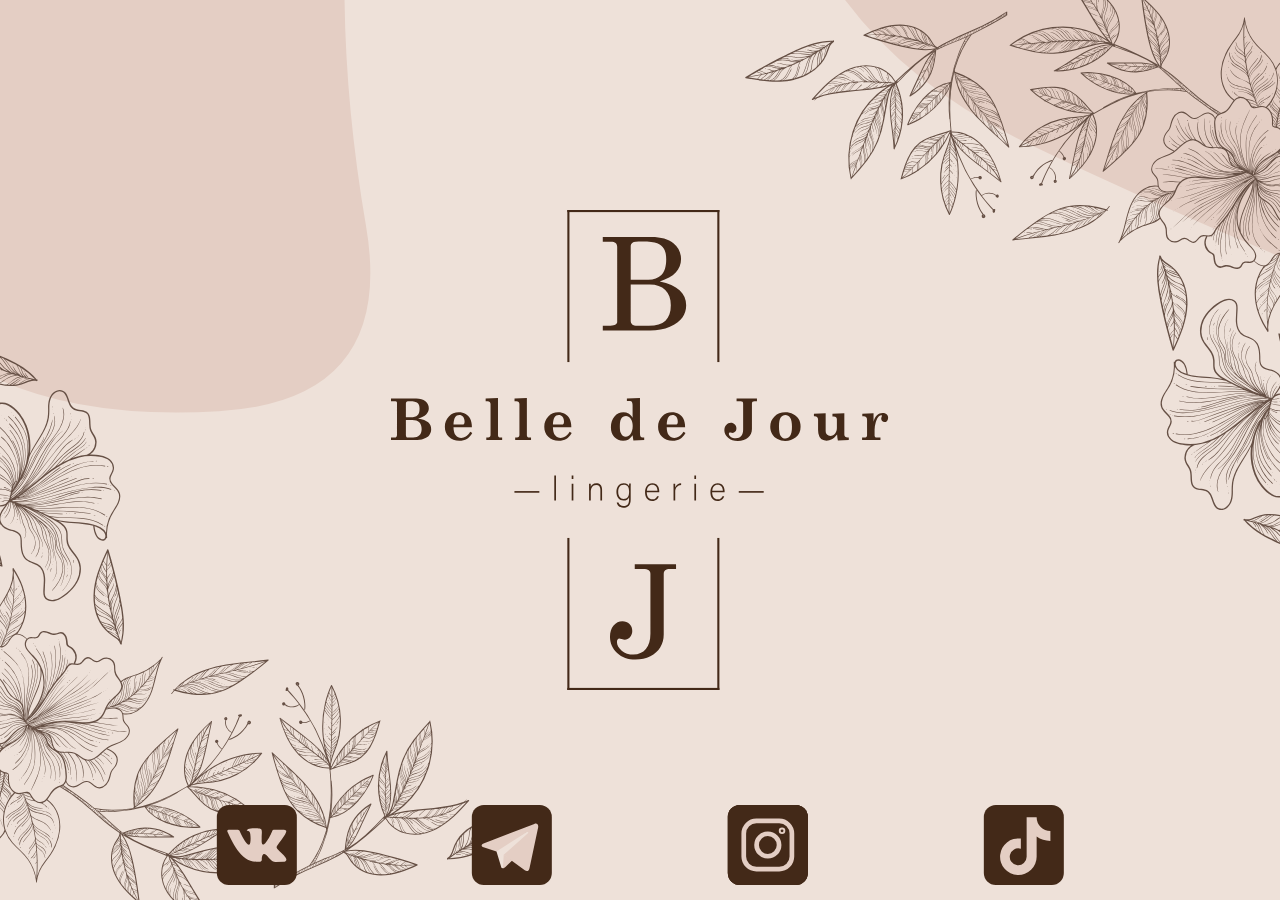
<file: index.html>
<!DOCTYPE html>
<html lang="en">
<head>
    <meta charset="UTF-8" name="viewport" content="width=device-width, initial-scale=1">
    <title>Belle de JOur</title>
    <link rel="stylesheet" href="css/style.css">
    <link rel="stylesheet" href="css/bootstrap.min.css" />
</head>
<body>

<div class="container-fluid">
    <div class="row">
        <div class="col-2 blobs div-height">
            <svg class="blob_1" viewBox="0 0 500 500" xmlns="http://www.w3.org/2000/svg" width="100%" id="blobSvg">
                <path id="blob" fill="#E4CEC4">
                    <animate attributeName="d" dur="7s" repeatCount="indefinite"
                             values="M416,318.5Q414,387,344.5,390.5Q275,394,237,366Q199,338,122,331.5Q45,325,31,245Q17,165,84,122Q151,79,210.5,107.5Q270,136,354.5,113.5Q439,91,428.5,170.5Q418,250,416,318.5Z;

				M406.5,330Q441,410,360.5,415.5Q280,421,236,386Q192,351,120.5,337Q49,323,96,267Q143,211,148,146Q153,81,216,83Q279,85,322.5,118.5Q366,152,369,201Q372,250,406.5,330Z;

				M413.5,311.5Q396,373,332,361.5Q268,350,214.5,377Q161,404,94,367.5Q27,331,23.5,248.5Q20,166,96.5,141Q173,116,225,107.5Q277,99,347,104.5Q417,110,424,180Q431,250,413.5,311.5Z;

				M416,287Q338,324,311.5,385.5Q285,447,229.5,414.5Q174,382,95.5,358.5Q17,335,25.5,253Q34,171,112.5,159Q191,147,238,100Q285,53,323.5,104.5Q362,156,428,203Q494,250,416,287Z;

				M416,318.5Q414,387,344.5,390.5Q275,394,237,366Q199,338,122,331.5Q45,325,31,245Q17,165,84,122Q151,79,210.5,107.5Q270,136,354.5,113.5Q439,91,428.5,170.5Q418,250,416,318.5Z;">

                    </animate>
                </path>
            </svg>
        </div>
        <div class="col-5 div-height"></div>
        <div class="col-4 blobs div-height">
            <svg class="blob1_1" viewBox="0 0 500 500" xmlns="http://www.w3.org/2000/svg" width="100%" id="blobSvg">
                <path id="blob" fill="#E4CEC4">
                    <animate attributeName="d" dur="8s" repeatCount="indefinite"
                             values="M465,293Q442,336,416,370.5Q390,405,340.5,390.5Q291,376,259,422.5Q227,469,182,457.5Q137,446,93.5,420.5Q50,395,28,348.5Q6,302,47.5,259Q89,216,109,189Q129,162,137,114.5Q145,67,185.5,43Q226,19,272.5,29Q319,39,364,56Q409,73,441,112Q473,151,480.5,200.5Q488,250,465,293Z;

				M393.5,285Q408,320,412,377Q416,434,366,443.5Q316,453,270,475.5Q224,498,192.5,451Q161,404,136,377.5Q111,351,99,318Q87,285,84,249.5Q81,214,103.5,187Q126,160,144.5,130Q163,100,195,65.5Q227,31,270,43.5Q313,56,344,84Q375,112,418.5,133.5Q462,155,420.5,202.5Q379,250,393.5,285Z;

				M426,279Q379,308,394,367.5Q409,427,352,407Q295,387,260,437.5Q225,488,186.5,457Q148,426,129.5,388.5Q111,351,71.5,323.5Q32,296,70,258Q108,220,124.5,195.5Q141,171,162,153Q183,135,208.5,116.5Q234,98,268,94.5Q302,91,335.5,104.5Q369,118,413.5,137.5Q458,157,465.5,203.5Q473,250,426,279Z;

				M408.5,277Q370,304,369.5,343.5Q369,383,348,435Q327,487,278,468Q229,449,207,405.5Q185,362,165.5,344Q146,326,103,308Q60,290,61,250Q62,210,89,181.5Q116,153,129,107.5Q142,62,187.5,74Q233,86,263,101Q293,116,339,108Q385,100,414.5,132Q444,164,445.5,207Q447,250,408.5,277Z;

				M465,293Q442,336,416,370.5Q390,405,340.5,390.5Q291,376,259,422.5Q227,469,182,457.5Q137,446,93.5,420.5Q50,395,28,348.5Q6,302,47.5,259Q89,216,109,189Q129,162,137,114.5Q145,67,185.5,43Q226,19,272.5,29Q319,39,364,56Q409,73,441,112Q473,151,480.5,200.5Q488,250,465,293Z;">

                    </animate>
                </path>
            </svg>
        </div>

        <div class="col-4 flowers_svg div-height">
            <object class="flowers" type="image/svg+xml" data="img/downv.svg"></object>
        </div>

        <div class="col-4 logoBlock">
            <svg class="logo" id="_Слой_2" data-name="Слой 2" xmlns="http://www.w3.org/2000/svg" viewBox="0 0 502.8 485.46">
                <defs>
                    <style>
                        .cls-1 {
                            fill: #432918;
                        }
                    </style>
                </defs>
                <g id="_Слой_1-2" data-name="Слой 1">
                    <g>
                        <g>
                            <path class="cls-1" d="m0,190.72h25.48c3.96,0,7.07.94,9.35,2.82s3.41,4.22,3.41,7.02c0,2.46-.9,4.54-2.71,6.24-1.81,1.7-4.52,3.03-8.14,3.97,4.79.8,8.2,2.11,10.21,3.95,2.02,1.84,3.03,4.14,3.03,6.91,0,2.45-.72,4.55-2.16,6.31-1.02,1.25-2.81,2.36-5.35,3.33-2.55.97-5.55,1.45-9.02,1.45H0v-2.64h3.86c.66,0,1.16-.2,1.51-.6.45-.55.68-1.2.68-1.96v-32.53c0-.49-.21-.89-.64-1.19-.43-.3-1.14-.46-2.15-.46H0v-2.64Zm15.06,19h4.74c3.26,0,5.59-.68,6.99-2.04,1.4-1.36,2.1-3.61,2.1-6.75,0-2.72-.67-4.66-2.02-5.81-1.34-1.15-3.9-1.73-7.67-1.73-1.8,0-2.94.16-3.42.48s-.72.91-.72,1.76v14.09Zm0,2.64v15.28c0,.8.17,1.4.51,1.82.34.42.8.62,1.39.62h5.45c2.67,0,4.77-.73,6.29-2.19,1.52-1.46,2.29-3.6,2.29-6.42s-.81-5.21-2.44-6.77c-1.63-1.56-4-2.34-7.1-2.34h-6.39Z"/>
                            <path class="cls-1" d="m81.84,219.61h-18.63c.06,3.73.81,6.48,2.25,8.25,1.45,1.77,3.3,2.66,5.57,2.66,1.63,0,3.17-.45,4.62-1.36,1.46-.91,2.95-2.56,4.48-4.94l2.07,1.28c-1.61,2.84-3.45,4.87-5.53,6.09-2.07,1.22-4.61,1.83-7.6,1.83-4.36,0-7.88-1.33-10.57-3.98s-4.03-6.05-4.03-10.2,1.35-7.61,4.06-10.4c2.71-2.78,6.03-4.18,9.97-4.18,2.73,0,5.07.56,7.03,1.68,1.96,1.12,3.48,2.75,4.57,4.9,1.09,2.15,1.66,4.94,1.72,8.37Zm-18.63-2.58h8.87c.83,0,1.43-.21,1.79-.62.36-.42.54-1.17.54-2.27,0-2.2-.5-3.9-1.5-5.1-1-1.2-2.28-1.8-3.82-1.8-1.83,0-3.23.81-4.21,2.44-.97,1.63-1.52,4.08-1.66,7.36Z"/>
                            <path class="cls-1" d="m95.74,190.72l12.47-.62v37.81c0,.68.22,1.22.65,1.61.44.39,1.06.58,1.87.58h1.68v2.64h-16.02v-2.64h1.82c.83,0,1.45-.22,1.86-.67.41-.45.61-1.12.61-2.03v-31.07c0-.97-.27-1.71-.8-2.23s-1.25-.78-2.16-.78h-1.99v-2.58Z"/>
                            <path class="cls-1" d="m124.95,190.72l12.47-.62v37.81c0,.68.22,1.22.65,1.61.44.39,1.06.58,1.87.58h1.68v2.64h-16.02v-2.64h1.82c.83,0,1.45-.22,1.86-.67.41-.45.61-1.12.61-2.03v-31.07c0-.97-.27-1.71-.8-2.23s-1.25-.78-2.16-.78h-1.99v-2.58Z"/>
                            <path class="cls-1" d="m182.39,219.61h-18.63c.06,3.73.81,6.48,2.25,8.25,1.45,1.77,3.3,2.66,5.57,2.66,1.63,0,3.17-.45,4.62-1.36,1.46-.91,2.95-2.56,4.48-4.94l2.07,1.28c-1.61,2.84-3.45,4.87-5.53,6.09-2.07,1.22-4.61,1.83-7.6,1.83-4.36,0-7.88-1.33-10.57-3.98s-4.03-6.05-4.03-10.2,1.35-7.61,4.06-10.4c2.71-2.78,6.03-4.18,9.97-4.18,2.73,0,5.07.56,7.03,1.68,1.96,1.12,3.48,2.75,4.57,4.9,1.09,2.15,1.66,4.94,1.72,8.37Zm-18.63-2.58h8.87c.83,0,1.43-.21,1.79-.62.36-.42.54-1.17.54-2.27,0-2.2-.5-3.9-1.5-5.1-1-1.2-2.28-1.8-3.82-1.8-1.83,0-3.23.81-4.21,2.44-.97,1.63-1.52,4.08-1.66,7.36Z"/>
                            <path class="cls-1" d="m238.59,190.6l13.21-.51v34.77c0,1.78.12,2.98.35,3.59.24.62.6,1.06,1.09,1.33.49.28,1.44.41,2.84.41v2.53l-10.94.34-.8-5.17c-1.67,2.18-3.18,3.63-4.53,4.35-1.35.72-3.04,1.08-5.07,1.08-3.64,0-6.6-1.22-8.89-3.66-2.29-2.44-3.44-5.76-3.44-9.94,0-4.62,1.21-8.29,3.64-10.99,2.42-2.71,5.43-4.06,9.03-4.06,1.93,0,3.65.42,5.16,1.26,1.51.84,2.87,2.21,4.1,4.1v-12.1c0-1.44-.13-2.47-.4-3.1s-.62-1.06-1.06-1.29c-.45-.24-1.36-.35-2.74-.35h-1.56v-2.58Zm-.91,17.73c-2.2,0-3.83.97-4.91,2.9-.89,1.57-1.33,4.07-1.33,7.5,0,2.86.25,5,.74,6.41.49,1.41,1.2,2.46,2.12,3.15s1.96,1.04,3.14,1.04c1.93,0,3.48-.82,4.66-2.47,1.57-2.16,2.36-4.92,2.36-8.29,0-3.12-.68-5.61-2.04-7.46-1.36-1.85-2.94-2.77-4.72-2.77Z"/>
                            <path class="cls-1" d="m297.48,219.61h-18.63c.06,3.73.81,6.48,2.25,8.25,1.45,1.77,3.3,2.66,5.57,2.66,1.63,0,3.17-.45,4.62-1.36,1.46-.91,2.95-2.56,4.48-4.94l2.07,1.28c-1.61,2.84-3.45,4.87-5.53,6.09-2.07,1.22-4.61,1.83-7.6,1.83-4.36,0-7.88-1.33-10.57-3.98s-4.03-6.05-4.03-10.2,1.35-7.61,4.06-10.4c2.71-2.78,6.03-4.18,9.97-4.18,2.73,0,5.07.56,7.03,1.68,1.96,1.12,3.48,2.75,4.57,4.9,1.09,2.15,1.66,4.94,1.72,8.37Zm-18.63-2.58h8.87c.83,0,1.43-.21,1.79-.62.36-.42.54-1.17.54-2.27,0-2.2-.5-3.9-1.5-5.1-1-1.2-2.28-1.8-3.82-1.8-1.83,0-3.23.81-4.21,2.44-.97,1.63-1.52,4.08-1.66,7.36Z"/>
                            <path class="cls-1" d="m349.47,190.72h20.65v2.64h-2.47c-.91,0-1.57.2-1.99.61s-.62,1.03-.62,1.86v25.57c0,3.54-1.28,6.46-3.83,8.75-2.58,2.29-6.05,3.44-10.43,3.44-4.03,0-7.31-1.09-9.84-3.28-2.53-2.19-3.79-4.71-3.79-7.57,0-2.22.64-4.02,1.92-5.41s2.84-2.09,4.67-2.09c1.57,0,2.9.53,3.98,1.58,1.08,1.05,1.62,2.33,1.62,3.85s-.39,2.59-1.16,3.46c-.78.87-1.71,1.31-2.81,1.31-.25,0-.59-.04-1.02-.11-.59-.13-1-.2-1.25-.2-.51,0-.87.1-1.08.28-.21.21-.31.53-.31.97,0,1.1.56,2.05,1.68,2.84,1.5,1.04,3.29,1.56,5.37,1.56,2.31,0,4.12-.75,5.43-2.26,1.31-1.5,1.96-3.69,1.96-6.55v-26.13c0-.85-.2-1.48-.61-1.88s-1.01-.6-1.8-.6h-4.23v-2.64Z"/>
                            <path class="cls-1" d="m398.68,204.66c2.97,0,5.71.64,8.2,1.93,2.49,1.29,4.34,2.97,5.55,5.04,1.21,2.07,1.82,4.57,1.82,7.49,0,4.66-1.59,8.23-4.76,10.72s-6.77,3.74-10.78,3.74c-2.84,0-5.44-.64-7.8-1.92-2.36-1.28-4.17-3-5.44-5.17-1.27-2.17-1.9-4.62-1.9-7.34,0-4.11,1.43-7.55,4.3-10.33,2.87-2.77,6.47-4.16,10.81-4.16Zm.17,2.7c-1.97,0-3.54.87-4.7,2.6-1.16,1.73-1.75,4.78-1.75,9.13s.58,7.65,1.73,9.36c1.15,1.71,2.72,2.57,4.69,2.57s3.63-.88,4.86-2.64c1.23-1.76,1.85-4.8,1.85-9.12s-.61-7.52-1.82-9.27c-1.21-1.75-2.83-2.63-4.86-2.63Z"/>
                            <path class="cls-1" d="m427.74,206.14l11.87-.68v17.73c0,1.65.44,2.95,1.33,3.91.89.96,2.04,1.43,3.45,1.43,2,0,3.59-.79,4.79-2.39s1.79-3.46,1.79-5.6v-8.69c0-1.02-.28-1.8-.85-2.33-.57-.53-1.35-.79-2.33-.79h-1.31v-2.58l12.02-.68v21.53c0,.97.3,1.72.9,2.27.6.55,1.39.82,2.37.82h1.22v2.64l-11.02.34c-.45-1.89-.72-3.92-.8-6.08-1.83,2.33-3.6,3.97-5.3,4.91-1.7.95-3.46,1.42-5.3,1.42s-3.34-.38-4.57-1.14c-1.24-.76-2.22-1.96-2.96-3.61s-1.1-3.65-1.1-5.99v-10.57c0-1.16-.29-1.98-.88-2.49-.59-.5-1.7-.77-3.32-.81v-2.58Z"/>
                            <path class="cls-1" d="m495.04,230.09v2.64h-18.58v-2.64h2.3c.95,0,1.64-.18,2.07-.55.44-.37.65-.87.65-1.49v-15.74c0-1.27-.29-2.2-.87-2.78-.58-.59-1.39-.88-2.43-.88h-1.51v-2.5l11.36-.6v8.66c.66-2.9,1.82-5.12,3.47-6.68s3.5-2.33,5.57-2.33c1.76,0,3.15.47,4.18,1.41,1.02.94,1.53,2.14,1.53,3.62,0,1.27-.35,2.3-1.07,3.08-.71.79-1.58,1.18-2.6,1.18-.91,0-1.69-.34-2.34-1.02-.65-.68-.98-1.55-.98-2.61,0-.59.15-1.2.46-1.85.16-.36.25-.62.25-.77,0-.26-.06-.46-.18-.58s-.32-.18-.58-.18c-.68,0-1.42.4-2.24,1.19-1.25,1.23-2.29,3.15-3.14,5.75-.85,2.6-1.27,5.23-1.27,7.88v5.74c0,.66.18,1.17.54,1.52.36.35.86.53,1.51.53h3.89Z"/>
                        </g>
                        <g>
                            <path class="cls-1" d="m150.03,284.27v1.68h-25.19v-1.68h25.19Z"/>
                            <path class="cls-1" d="m165.15,293.86v-25.22h1.71v25.22h-1.71Z"/>
                            <path class="cls-1" d="m182.74,268.63h1.71v3.32h-1.71v-3.32Zm0,8.11h1.71v17.11h-1.71v-17.11Z"/>
                            <path class="cls-1" d="m200.33,281.06c0-1.51,0-2.94-.03-4.31h1.68c.07.55.1,2.77.07,3.25.75-1.75,2.16-3.66,5.68-3.66,3.05,0,5.75,1.71,5.75,6.43v11.09h-1.71v-10.82c0-3.05-1.27-5.03-4.24-5.03-4.07,0-5.48,3.39-5.48,7.12v8.73h-1.71v-12.8Z"/>
                            <path class="cls-1" d="m242.42,292.69c0,5.48-2.43,8.35-7.39,8.35-4.45,0-6.3-2.5-6.71-5.1h1.75c.62,2.36,2.57,3.49,5.03,3.49,4.45,0,5.68-2.88,5.68-7.22v-1.78c-.92,2.22-2.6,3.42-5.72,3.42-4,0-7.08-3.25-7.08-8.56,0-5.75,3.29-8.97,7.32-8.97,3.49,0,5,1.64,5.48,3.01.03-.99.07-2.19.1-2.6h1.61c0,.62-.07,3.32-.07,4.96v10.99Zm-12.63-7.46c0,4.07,2.16,7.02,5.44,7.02,4.28,0,5.58-2.84,5.58-7.29s-1.37-7.02-5.48-7.02-5.54,3.39-5.54,7.29Z"/>
                            <path class="cls-1" d="m258.68,285.51c.03,4.42,2.26,7.15,5.54,7.15s4.31-1.81,4.93-3.22h1.75c-.72,2.26-2.53,4.83-6.74,4.83-5.2,0-7.22-4.48-7.22-8.83,0-4.89,2.43-9.1,7.43-9.1,5.27,0,6.95,4.55,6.95,7.77,0,.48,0,.96-.03,1.4h-12.59Zm10.85-1.51c-.03-3.39-1.88-6.06-5.24-6.06-3.53,0-5.13,2.46-5.51,6.06h10.75Z"/>
                            <path class="cls-1" d="m285.74,281.4c0-2.88-.03-4.11-.03-4.65h1.68c.03.55.07,1.64.07,3.83.99-2.57,3.18-4.11,5.96-4.24v1.85c-3.56.24-5.96,2.7-5.96,6.78v8.9h-1.71v-12.46Z"/>
                            <path class="cls-1" d="m306.82,268.63h1.71v3.32h-1.71v-3.32Zm0,8.11h1.71v17.11h-1.71v-17.11Z"/>
                            <path class="cls-1" d="m324.79,285.51c.03,4.42,2.26,7.15,5.54,7.15s4.31-1.81,4.93-3.22h1.75c-.72,2.26-2.53,4.83-6.74,4.83-5.2,0-7.22-4.48-7.22-8.83,0-4.89,2.43-9.1,7.43-9.1,5.27,0,6.95,4.55,6.95,7.77,0,.48,0,.96-.03,1.4h-12.59Zm10.85-1.51c-.03-3.39-1.88-6.06-5.24-6.06-3.53,0-5.13,2.46-5.51,6.06h10.75Z"/>
                            <path class="cls-1" d="m376.91,284.27v1.68h-25.19v-1.68h25.19Z"/>
                        </g>
                        <path class="cls-1" d="m214.19,27.26h49.26c9.67,0,17.07,2.13,22.2,6.38,5.13,4.25,7.7,9.6,7.7,16.02,0,5.36-1.79,9.91-5.37,13.66-3.58,3.74-8.97,6.7-16.16,8.87,8.9,1.88,15.58,4.83,20.03,8.86,4.45,4.03,6.68,9.11,6.68,15.25,0,4.69-1.27,8.85-3.8,12.47-2.53,3.62-6.75,6.69-12.65,9.21-5.9,2.52-12.6,3.77-20.09,3.77h-47.79v-4.79h7.79c2.34,0,4.06-.38,5.14-1.15,1.09-.77,1.63-1.64,1.63-2.62V37.48c0-1.79-.53-3.14-1.6-4.06-1.07-.92-2.62-1.37-4.66-1.37h-8.31v-4.79Zm28.24,43.38h17.89c5.49,0,9.87-1.62,13.13-4.85,3.26-3.23,4.89-8.53,4.89-15.88,0-4.55-.78-8.1-2.33-10.65-1.56-2.55-3.81-4.41-6.77-5.58-2.96-1.17-8.08-1.75-15.37-1.75-5.15,0-8.35.37-9.58,1.12-1.24.75-1.85,2.05-1.85,3.92v33.68Zm0,4.79v36.42c0,1.7.5,2.98,1.5,3.83,1,.85,2.8,1.28,5.4,1.28h11.44c7.58,0,13.18-1.67,16.8-5.01,3.62-3.34,5.43-8.55,5.43-15.62,0-6.47-1.88-11.57-5.62-15.3-3.75-3.73-8.92-5.59-15.53-5.59h-19.42Z"/>
                        <g>
                            <rect class="cls-1" x="178.34" width="153.79" height="2.12"/>
                            <rect class="cls-1" x="102.51" y="75.84" width="153.79" height="2.12" transform="translate(102.51 256.3) rotate(-90)"/>
                            <rect class="cls-1" x="254.18" y="75.84" width="153.79" height="2.12" transform="translate(254.18 407.97) rotate(-90)"/>
                        </g>
                        <path class="cls-1" d="m246.51,358.39h41.78v4.79h-5.94c-2.34,0-4.02.43-5.02,1.28-1,.85-1.5,2.09-1.5,3.71v61.27c0,4.73-1.15,9-3.45,12.81-2.3,3.81-5.67,6.84-10.09,9.07-4.43,2.24-9.44,3.35-15.01,3.35-7.58,0-13.78-2.23-18.59-6.68-4.81-4.45-7.22-9.89-7.22-16.32,0-4.77,1.21-8.58,3.64-11.44,2.43-2.85,5.41-4.28,8.94-4.28,2.9,0,5.28.93,7.16,2.78,1.87,1.85,2.81,4.21,2.81,7.06,0,2.47-.77,4.55-2.3,6.23-1.53,1.68-3.3,2.52-5.3,2.52-.77,0-1.83-.21-3.19-.64-1.15-.34-1.92-.51-2.3-.51-.72,0-1.3.3-1.72.89-.47.6-.7,1.49-.7,2.68,0,3.19,1.61,6.1,4.82,8.72,3.22,2.62,7.17,3.93,11.85,3.93,5.32,0,9.52-1.84,12.59-5.53,3.07-3.68,4.6-8.83,4.6-15.43v-60.5c0-1.66-.57-2.91-1.69-3.74-1.13-.83-3.06-1.25-5.78-1.25h-8.37v-4.79Z"/>
                        <g>
                            <rect class="cls-1" x="178.34" y="483.34" width="153.79" height="2.12"/>
                            <rect class="cls-1" x="102.51" y="407.51" width="153.79" height="2.12" transform="translate(587.97 229.17) rotate(90)"/>
                            <rect class="cls-1" x="254.18" y="407.51" width="153.79" height="2.12" transform="translate(739.64 77.5) rotate(90)"/>
                        </g>
                    </g>
                </g>
            </svg>
        </div>

        <div class="col-4 flowers_svg1 div-height">
            <object class="flowers1" type="image/svg+xml" data="img/upv.svg"></object>
        </div>

        <div class="col-1 div-height">
            <svg class="blob2_1" viewBox="0 0 500 500" xmlns="http://www.w3.org/2000/svg" width="100%" id="blobSvg">
                <path id="blob" fill="#E4CEC4">
                    <animate attributeName="d" dur="9.4s" repeatCount="indefinite"
                             values="M455,308.5Q453,367,401.5,395.5Q350,424,300,444Q250,464,201.5,441Q153,418,137.5,371Q122,324,99.5,287Q77,250,65.5,193.5Q54,137,92,90Q130,43,190,25Q250,7,293.5,53.5Q337,100,354,140Q371,180,414,215Q457,250,455,308.5Z;

				M394,296.5Q411,343,365,356Q319,369,284.5,416Q250,463,195,451.5Q140,440,120.5,388Q101,336,112.5,293Q124,250,84,190.5Q44,131,96.5,103Q149,75,199.5,38.5Q250,2,303.5,33.5Q357,65,382.5,112Q408,159,392.5,204.5Q377,250,394,296.5Z;

				M421.5,310Q458,370,396.5,383.5Q335,397,292.5,443.5Q250,490,193,468.5Q136,447,132.5,383.5Q129,320,97,285Q65,250,102,218Q139,186,138,120Q137,54,193.5,46.5Q250,39,294,68Q338,97,350.5,141Q363,185,374,217.5Q385,250,421.5,310Z;

				M463.5,311Q462,372,401,388.5Q340,405,295,404Q250,403,213.5,389.5Q177,376,146,352Q115,328,90.5,289Q66,250,68,198Q70,146,116,122Q162,98,206,56.5Q250,15,310,28.5Q370,42,398,95Q426,148,445.5,199Q465,250,463.5,311Z;

				M455,308.5Q453,367,401.5,395.5Q350,424,300,444Q250,464,201.5,441Q153,418,137.5,371Q122,324,99.5,287Q77,250,65.5,193.5Q54,137,92,90Q130,43,190,25Q250,7,293.5,53.5Q337,100,354,140Q371,180,414,215Q457,250,455,308.5Z;">

                    </animate>
                </path>
            </svg>
        </div>

        <div class="col-10 div-height ico-block">
            <div class="row ico-block1">
                <div class="col-xxl-4 col-0"></div>
                <div class="col-xxl-1 col-3 ico">
                    <a href="https://vk.com/belledejourintimates">
                    <svg class="ico-svg" fill="#432918" xmlns="http://www.w3.org/2000/svg"
                         aria-label="VK" role="img"
                         viewBox="0 0 512 512"><rect
                            width="512" height="512"
                            rx="15%"
                            fill="#432918"/><path fill="#E4CEC4" d="M274 363c5-1 14-3 14-15 0 0-1-30 13-34s32 29 51 42c14 9 25 8 25 8l51-1s26-2 14-23c-1-2-9-15-39-42-31-30-26-25 11-76 23-31 33-50 30-57-4-7-20-6-20-6h-57c-6 0-9 1-12 6 0 0-9 25-21 45-25 43-35 45-40 42-9-5-7-24-7-37 0-45 7-61-13-65-13-2-59-4-73 3-7 4-11 11-8 12 3 0 12 1 17 7 8 13 9 75-2 81-15 11-53-62-62-86-2-6-5-7-12-9H79c-6 0-15 1-11 13 27 56 83 193 184 192z"/></svg>
                    </a>
                </div>
                <div class="col-xxl-1 col-3 ico">
                    <a href="https://t.me/BelleDeJourIntimates">
                    <svg class="ico-svg" fill="#432918" xmlns="http://www.w3.org/2000/svg"
                         aria-label="Telegram" role="img"
                         viewBox="0 0 512 512"><rect
                            width="512" height="512"
                            rx="15%"
                            fill="#432918"/><path fill="#EEE1D9" d="M199 404c-11 0-10-4-13-14l-32-105 245-144"/><path fill="#E4CEC4" d="M199 404c7 0 11-4 16-8l45-43-56-34"/><path fill="#E4CEC4" d="M204 319l135 99c14 9 26 4 30-14l55-258c5-22-9-32-24-25L79 245c-21 8-21 21-4 26l83 26 190-121c9-5 17-3 11 4"/></svg>
                    </a>
                </div>
                <div class="col-xxl-1 col-3 ico">
                    <a href="https://instagram.com/belle.de.jour_intimates?igshid=MzMyNGUyNmU2YQ==">
                    <svg class="ico-svg" fill="#432918" xmlns="http://www.w3.org/2000/svg" xmlns:xlink="http://www.w3.org/1999/xlink"
                         aria-label="Instagram" role="img"
                         viewBox="0 0 512 512">
                        <rect
                                width="512" height="512"
                                rx="15%"
                                id="b"/>
                        <use fill="#432918" xlink:href="#b"/>
                        <use fill="#432918" xlink:href="#b"/>
                        <g
                                fill="none" stroke="#E4CEC4" stroke-width="30">
                            <rect width="308" height="308" x="102" y="102" rx="81"/>
                            <circle cx="256" cy="256" r="72"/>
                            <circle cx="347" cy="165" r="6"/>
                        </g>
                    </svg>
                    </a>
                </div>
                <div class="col-xxl-1 col-3 ico">
                    <a href="https://www.tiktok.com/@belle_de_jour?_t=8fougvnqfVG&_r=1">
                    <svg class="ico-svg" fill="#432918" xmlns="http://www.w3.org/2000/svg" xmlns:xlink="http://www.w3.org/1999/xlink"
                         aria-label="TikTok" role="img"
                         viewBox="0 0 512 512"><rect
                            rx="15%" height="512" width="512"
                            fill="#432918"/><defs><path id="t" d="M219 200a117 117 0 1 0 101 115v-128a150 150 0 0 0 88 28v-63a88 88 0 0 1-88-88h-64v252a54 54 0 1 1-37-51z"/></defs><use href="#t" fill="#E4CEC4" x="18" y="15"/></svg>
                    </a>
                </div>
                <div class="col-xxl-4 col-0"></div>
            </div>
        </div>

        <div class="col-1 div-height">
            <svg class="blob3_1" viewBox="0 0 500 500" xmlns="http://www.w3.org/2000/svg" width="100%" id="blobSvg">
                <path id="blob" fill="#E4CEC4">
                    <animate attributeName="d" dur="9.4s" repeatCount="indefinite"
                             values="M469,304Q474,358,423.5,381Q373,404,334,424.5Q295,445,253,434Q211,423,159,426.5Q107,430,87.5,384Q68,338,46,294Q24,250,28.5,198Q33,146,71,110Q109,74,158.5,70.5Q208,67,251,62.5Q294,58,330,81.5Q366,105,412.5,127.5Q459,150,461.5,200Q464,250,469,304Z;

				M437.5,294Q433,338,399,366Q365,394,332.5,431.5Q300,469,254,451.5Q208,434,167.5,419Q127,404,80.5,379Q34,354,44.5,302Q55,250,49,200Q43,150,79,115.5Q115,81,161,71Q207,61,249,65Q291,69,333,81Q375,93,425,117.5Q475,142,458.5,196Q442,250,437.5,294Z;

				M472.5,301.5Q463,353,422.5,384Q382,415,338,429.5Q294,444,252.5,432.5Q211,421,168,413.5Q125,406,96,372Q67,338,59.5,294Q52,250,71,211.5Q90,173,99.5,123Q109,73,153.5,47Q198,21,247,34Q296,47,336,69.5Q376,92,413,123Q450,154,466,202Q482,250,472.5,301.5Z;

				M447.5,293.5Q431,337,395.5,362.5Q360,388,326,410.5Q292,433,248.5,439.5Q205,446,169.5,420.5Q134,395,81.5,375.5Q29,356,17.5,303Q6,250,23.5,199.5Q41,149,79,116.5Q117,84,163,78Q209,72,257,40Q305,8,346.5,42Q388,76,399.5,124.5Q411,173,437.5,211.5Q464,250,447.5,293.5Z;

				M469,304Q474,358,423.5,381Q373,404,334,424.5Q295,445,253,434Q211,423,159,426.5Q107,430,87.5,384Q68,338,46,294Q24,250,28.5,198Q33,146,71,110Q109,74,158.5,70.5Q208,67,251,62.5Q294,58,330,81.5Q366,105,412.5,127.5Q459,150,461.5,200Q464,250,469,304Z;">

                    </animate>
                </path>
            </svg>
        </div>

    </div>
</div>

<script src="js/bootstrap.bundle.min.js"></script>
</body>
</html>
</file>
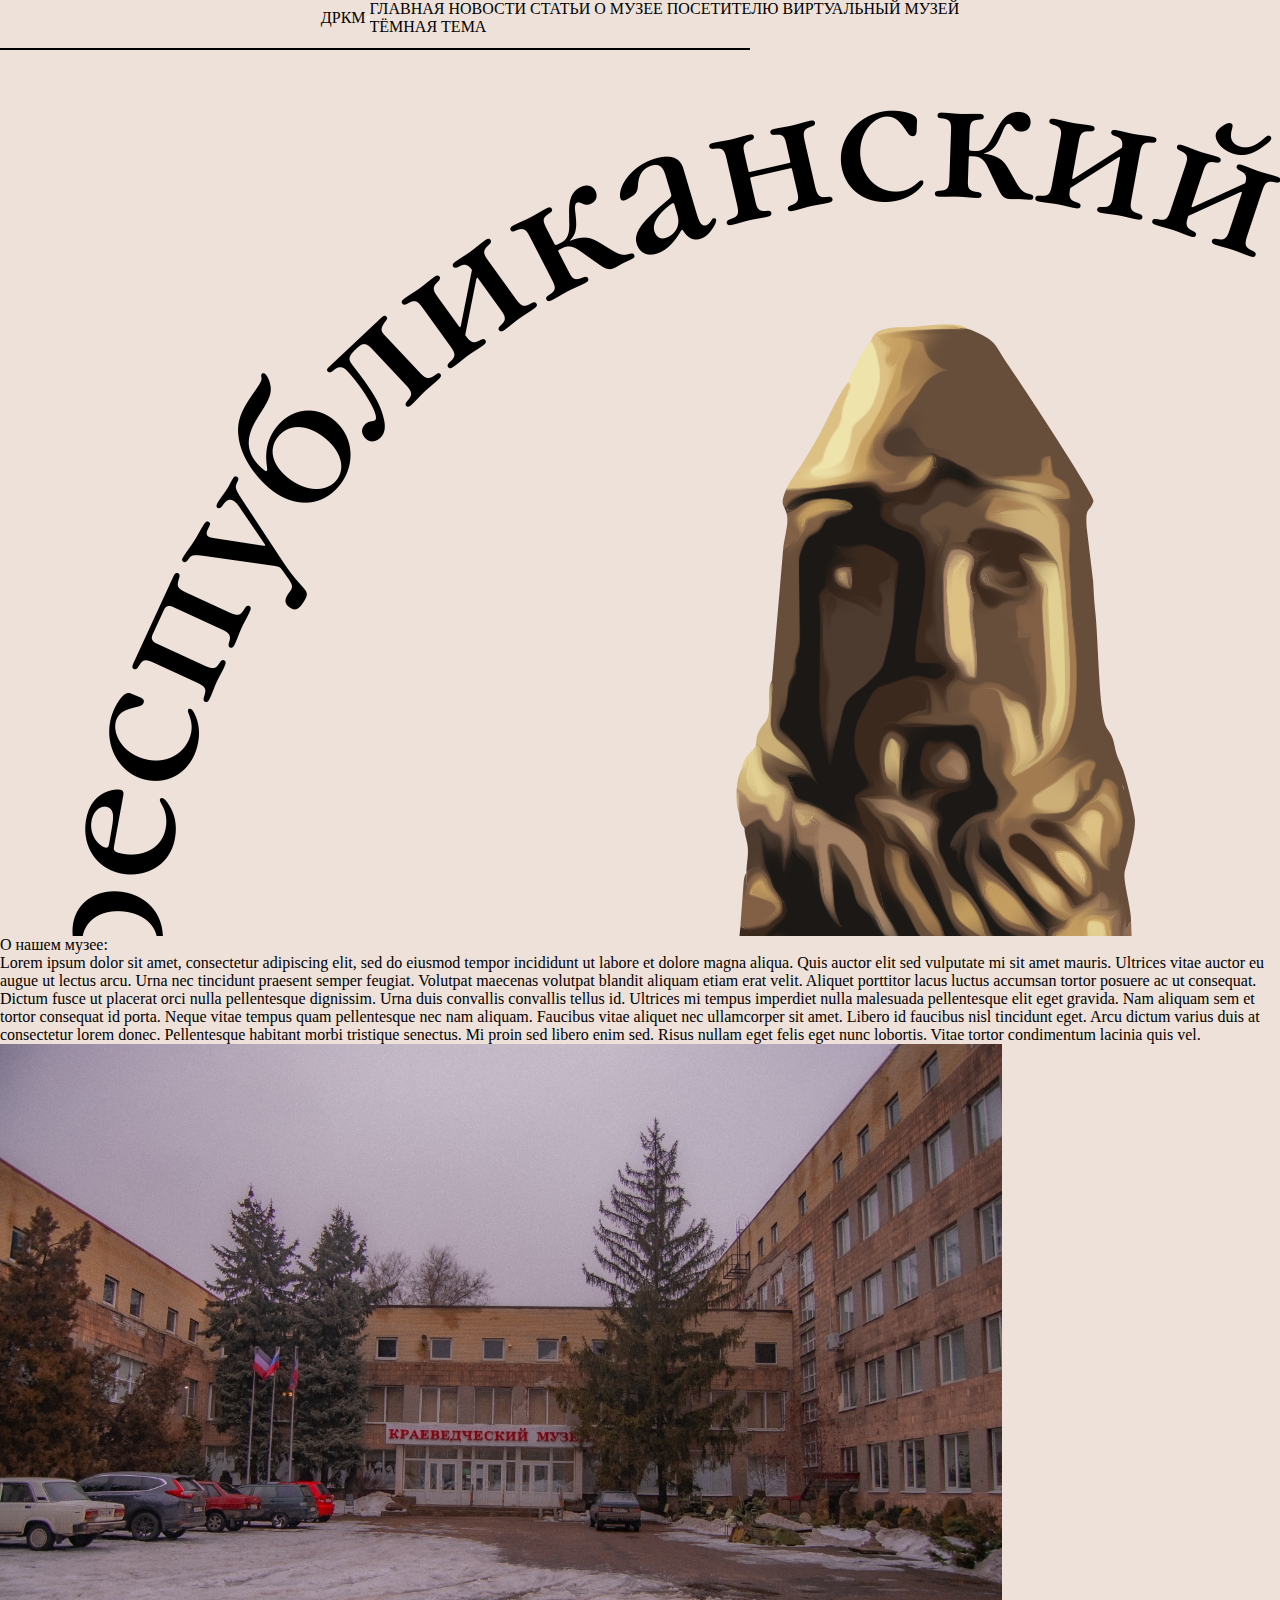
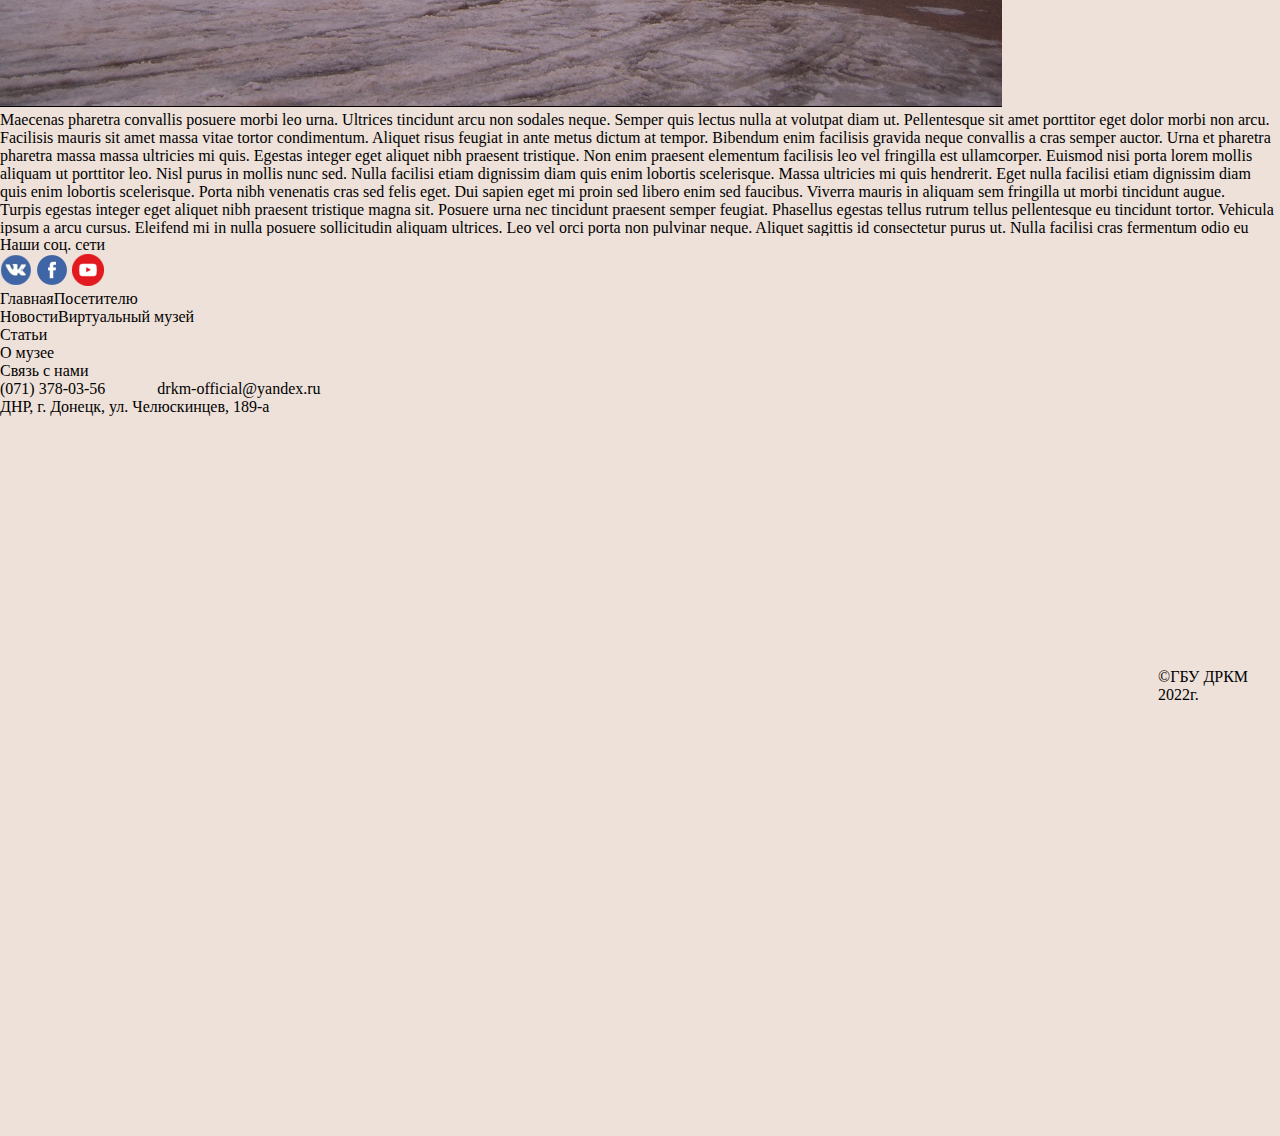
<file: about_museum.html>
<!DOCTYPE html>
<html lang="ru">
<head>
  <meta charset="UTF-8">
  <meta name="viewport" content="width=device-width, initial-scale=1.0">
  <title>О музее</title>
  <link rel="icon" type="image/x-ico" href="images/favicon.ico">
  <link rel="stylesheet" href="css/style.css">
  <link href="https://cdn.jsdelivr.net/npm/bootstrap@5.2.0-beta1/dist/css/bootstrap.min.css" rel="stylesheet" integrity="sha384-0evHe/X+R7YkIZDRvuzKMRqM+OrBnVFBL6DOitfPri4tjfHxaWutUpFmBp4vmVor" crossorigin="anonymous">
</head>
<body>

  <div class="navbarexpandtop"></div> <!-- Навбар -->
  <nav class="navbar navbar-expand-lg nav-justified">
  <div class="container-fluid">
    <a class="navbar-brand navbar-toggler" href="#">ДРКМ</a>
    <button class="navbar-toggler" type="button" data-bs-toggle="collapse" data-bs-target="#navbarNavAltMarkup" aria-controls="navbarNavAltMarkup" aria-expanded="false" aria-label="Переключатель навигации">
      <span class="navbar-toggler-icon"></span>
    </button>
    <div class="collapse navbar-collapse" id="navbarNavAltMarkup">
          <div class="container-fluid">
            <div class="row">
          <div class="col-12 col-xxl-1 col-xl-0"></div>
          <div class="col-9 col-xxl-9 col-xl-11">
      <div class="navbar-nav">
        <a class="nav-link links_nav" aria-current="page" href="index.html">ГЛАВНАЯ</a>
        <a class="nav-link links_nav" href="news.html">НОВОСТИ</a>
        <a class="nav-link links_nav" href="statyi.html">СТАТЬИ</a>
        <a class="nav-link active links_nav" href="about_museum.html">О МУЗЕЕ</a>
        <a class="nav-link links_nav" href="for_visitors.html">ПОСЕТИТЕЛЮ</a>
        <a class="nav-link links_nav" href="#">ВИРТУАЛЬНЫЙ МУЗЕЙ</a>
      </div>
      </div>
              <div class="col-12 col-xxl-2 col-xl-1 text-end">
        <div class="navbar-nav text-start"><a class="nav-link disabled">ТЁМНАЯ ТЕМА</a></div>
    </div>
  </div>
</div>
</div>
</div>
</nav>
<div class="navbarexpandbottom"></div>
<div class="container-fluid">
  <div class="row align-items-center">
    <div class="col-xxl-5 col-4">
      <img src="images/line.png" class="img-fluid" alt="l" >
    </div>
    <div class="col-xxl-2 col-4 dpr">
      <img src="images/drkm.png" class="img-fluid drkm_logo" alt="dpr" >
    </div>
    <div class="col-xxl-5 col-4 text-end">
      <img src="images/line.png" class="img-fluid" alt="l" >
    </div>
  </div>
</div>

<div class="container-fluid">
  <div class="row">
    <div class="col-1"></div>
    <div class="col-11">
      <p class="text_about_museum">О нашем музее:</p>
    </div>
    <div class="col-1"></div>
    <div class="col-10">
      <p class="text_about_museum2">Lorem ipsum dolor sit amet, consectetur adipiscing elit, sed do eiusmod tempor incididunt ut labore et dolore magna aliqua. Quis auctor elit sed vulputate mi sit amet mauris. Ultrices vitae auctor eu augue ut lectus arcu. Urna nec tincidunt praesent semper feugiat. Volutpat maecenas volutpat blandit aliquam etiam erat velit. Aliquet porttitor lacus luctus accumsan tortor posuere ac ut consequat. Dictum fusce ut placerat orci nulla pellentesque dignissim. Urna duis convallis convallis tellus id. Ultrices mi tempus imperdiet nulla malesuada pellentesque elit eget gravida. Nam aliquam sem et tortor consequat id porta. Neque vitae tempus quam pellentesque nec nam aliquam. Faucibus vitae aliquet nec ullamcorper sit amet. Libero id faucibus nisl tincidunt eget. Arcu dictum varius duis at consectetur lorem donec. Pellentesque habitant morbi tristique senectus. Mi proin sed libero enim sed. Risus nullam eget felis eget nunc lobortis. Vitae tortor condimentum lacinia quis vel.<br></p>

<div class="col-12 text-center"><img src="images/museum.jpg" class="img-fluid" alt="museum_photo"></div> <!--место для фото-->

<p class="text_about_museum2">
Maecenas pharetra convallis posuere morbi leo urna. Ultrices tincidunt arcu non sodales neque. Semper quis lectus nulla at volutpat diam ut. Pellentesque sit amet porttitor eget dolor morbi non arcu. Facilisis mauris sit amet massa vitae tortor condimentum. Aliquet risus feugiat in ante metus dictum at tempor. Bibendum enim facilisis gravida neque convallis a cras semper auctor. Urna et pharetra pharetra massa massa ultricies mi quis. Egestas integer eget aliquet nibh praesent tristique. Non enim praesent elementum facilisis leo vel fringilla est ullamcorper. Euismod nisi porta lorem mollis aliquam ut porttitor leo. Nisl purus in mollis nunc sed. Nulla facilisi etiam dignissim diam quis enim lobortis scelerisque. Massa ultricies mi quis hendrerit. Eget nulla facilisi etiam dignissim diam quis enim lobortis scelerisque. Porta nibh venenatis cras sed felis eget. Dui sapien eget mi proin sed libero enim sed faucibus. Viverra mauris in aliquam sem fringilla ut morbi tincidunt augue.<br>

Turpis egestas integer eget aliquet nibh praesent tristique magna sit. Posuere urna nec tincidunt praesent semper feugiat. Phasellus egestas tellus rutrum tellus pellentesque eu tincidunt tortor. Vehicula ipsum a arcu cursus. Eleifend mi in nulla posuere sollicitudin aliquam ultrices. Leo vel orci porta non pulvinar neque. Aliquet sagittis id consectetur purus ut. Nulla facilisi cras fermentum odio eu feugiat. Ipsum dolor sit amet consectetur adipiscing elit ut aliquam. In ante metus dictum at tempor commodo ullamcorper a.<br><br>

Ante in nibh mauris cursus mattis molestie a. Euismod nisi porta lorem mollis aliquam ut porttitor. Sollicitudin aliquam ultrices sagittis orci a scelerisque purus semper. Nunc vel risus commodo viverra maecenas. Morbi non arcu risus quis varius quam quisque. Purus ut faucibus pulvinar elementum integer enim neque volutpat ac. Ut pharetra sit amet aliquam id diam maecenas ultricies. Aliquam id diam maecenas ultricies mi eget mauris. Sem nulla pharetra diam sit amet nisl suscipit adipiscing. A lacus vestibulum sed arcu non odio euismod lacinia.<br><br> Тут планируется разнообразить текст вставками, но нужно продумать структуру.</p>
    </div>
  </div>
</div>

<div class="container-fluid fotter"> <!-- Подвал сайта -->
  <div class="tab_fotter"></div>
  <div class="row">
    <div class="col-1"></div>
    <div class="col-xxl-2 col-xl-2 col-12 fotter_social">
      <p>Наши соц. сети</p><a class="ico_href" href="https://vk.com/drkm_official" target="_blank"><img src="images/vk_ico.png" class="img-fluid" alt="vk"></a>
      <a class="ico_href" href="https://www.facebook.com/drkm.official/" target="_blank"><img src="images/face_ico.png" class="img-fluid" alt="facebook"></a>
      <a class="ico_href" href="https://www.youtube.com/user/DOKMmuseum/videos" target="_blank"><img src="images/you_ico.png" class="img-fluid" alt="youtube"></a>
    </div>
    <div class="col-xxl-5 col-xl-3 col-12 fotter_content">
      <a class="links_fotter" href="index.html">Главная</a><a class="fotter_link links_fotter" href="for_visitors.html">Посетителю</a><br><a class="links_fotter" href="news.html">Новости</a><a class="fotter_link links_fotter" href=#>Виртуальный музей</a><br><a class="links_fotter" href="statyi.html">Статьи</a><br><a class="links_fotter" href="about_museum.html">О музее</a>
    </div>
    <div class="col-xxl-3 text_contacts">
      <p>Связь с нами</p>
      <p>(071) 378-03-56&nbsp;&nbsp;&nbsp;&nbsp;&nbsp;&nbsp;&nbsp;&nbsp;&nbsp;&nbsp;&nbsp;&nbsp;&nbsp;drkm-official@yandex.ru</p>
      <p>ДНР, г. Донецк, ул. Челюскинцев, 189-а</p>
    </div>
    <div class="col-1"></div>
  </div>
  <div class="col-12 text-center">&#169ГБУ ДРКМ 2022г.</div>
</div>
<script src="https://cdn.jsdelivr.net/npm/bootstrap@5.2.0-beta1/dist/js/bootstrap.bundle.min.js" integrity="sha384-pprn3073KE6tl6bjs2QrFaJGz5/SUsLqktiwsUTF55Jfv3qYSDhgCecCxMW52nD2" crossorigin="anonymous"></script>
</body>
</html>
</file>
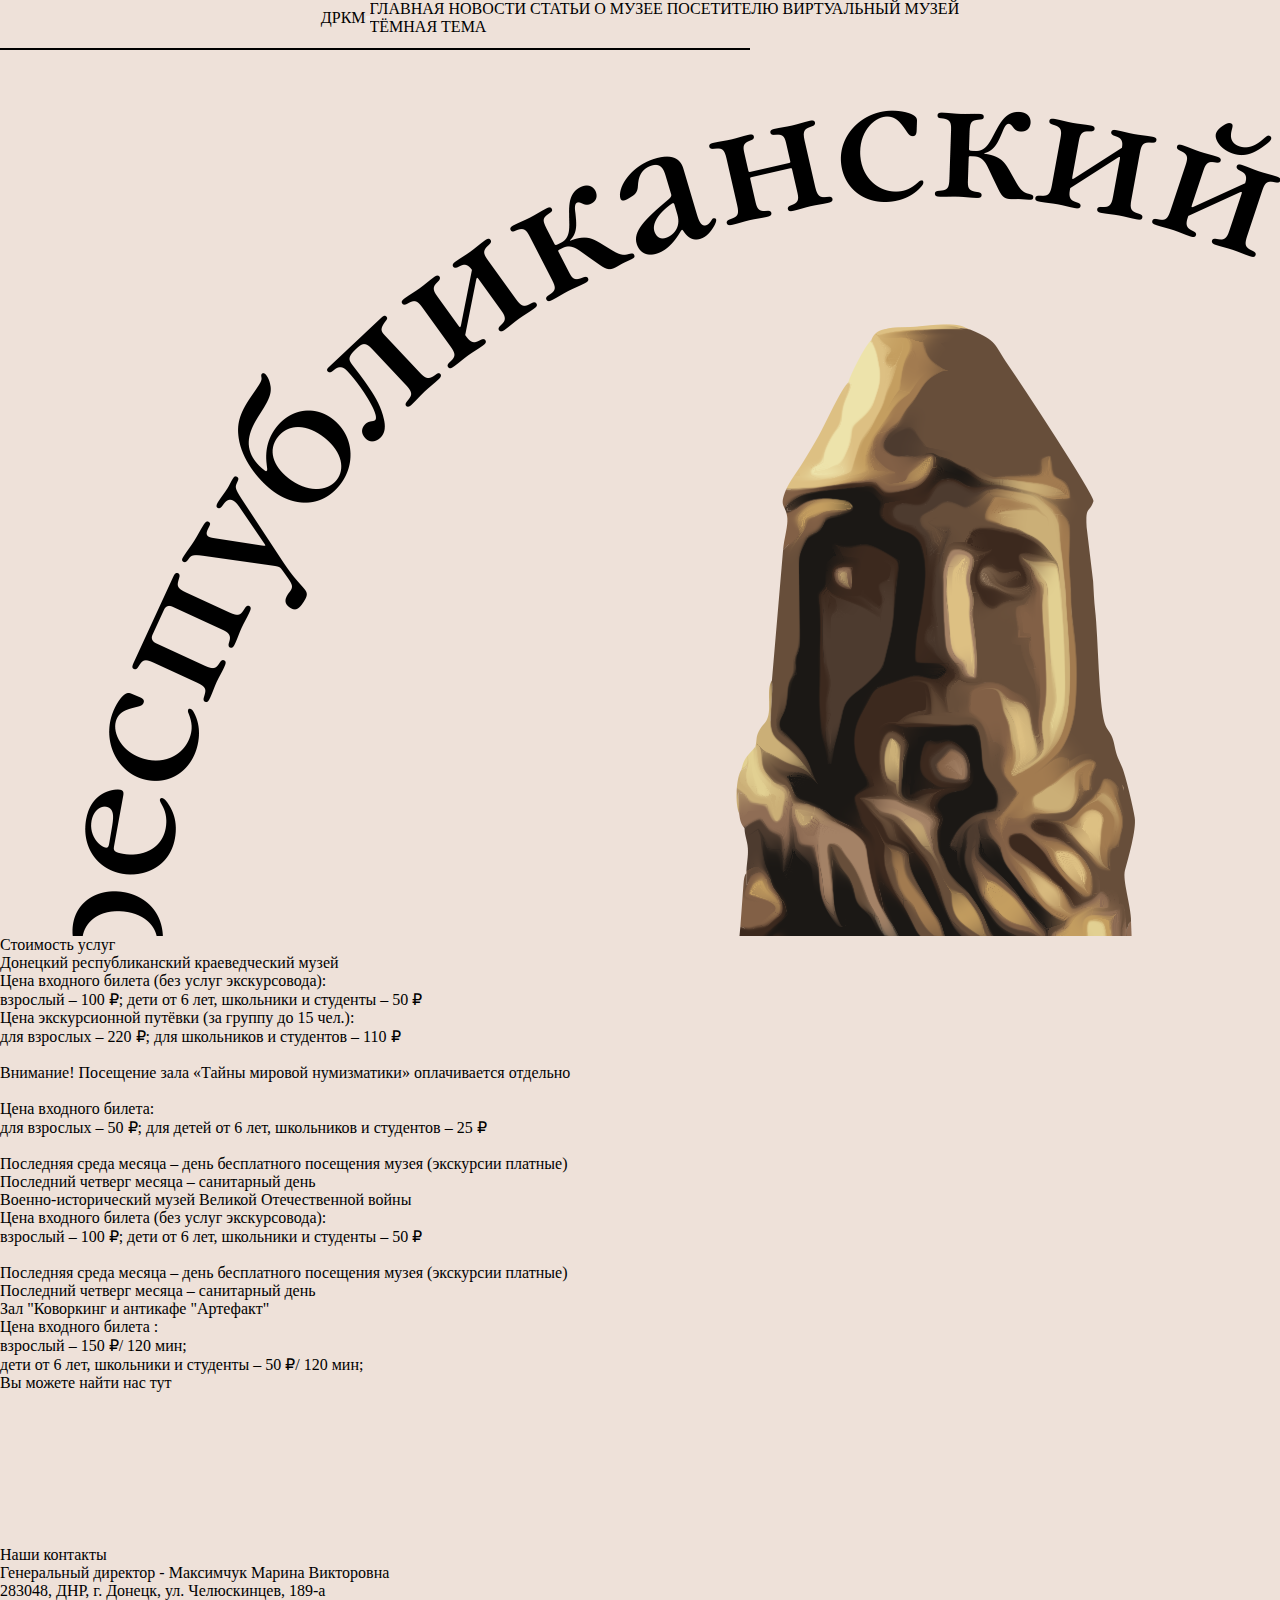
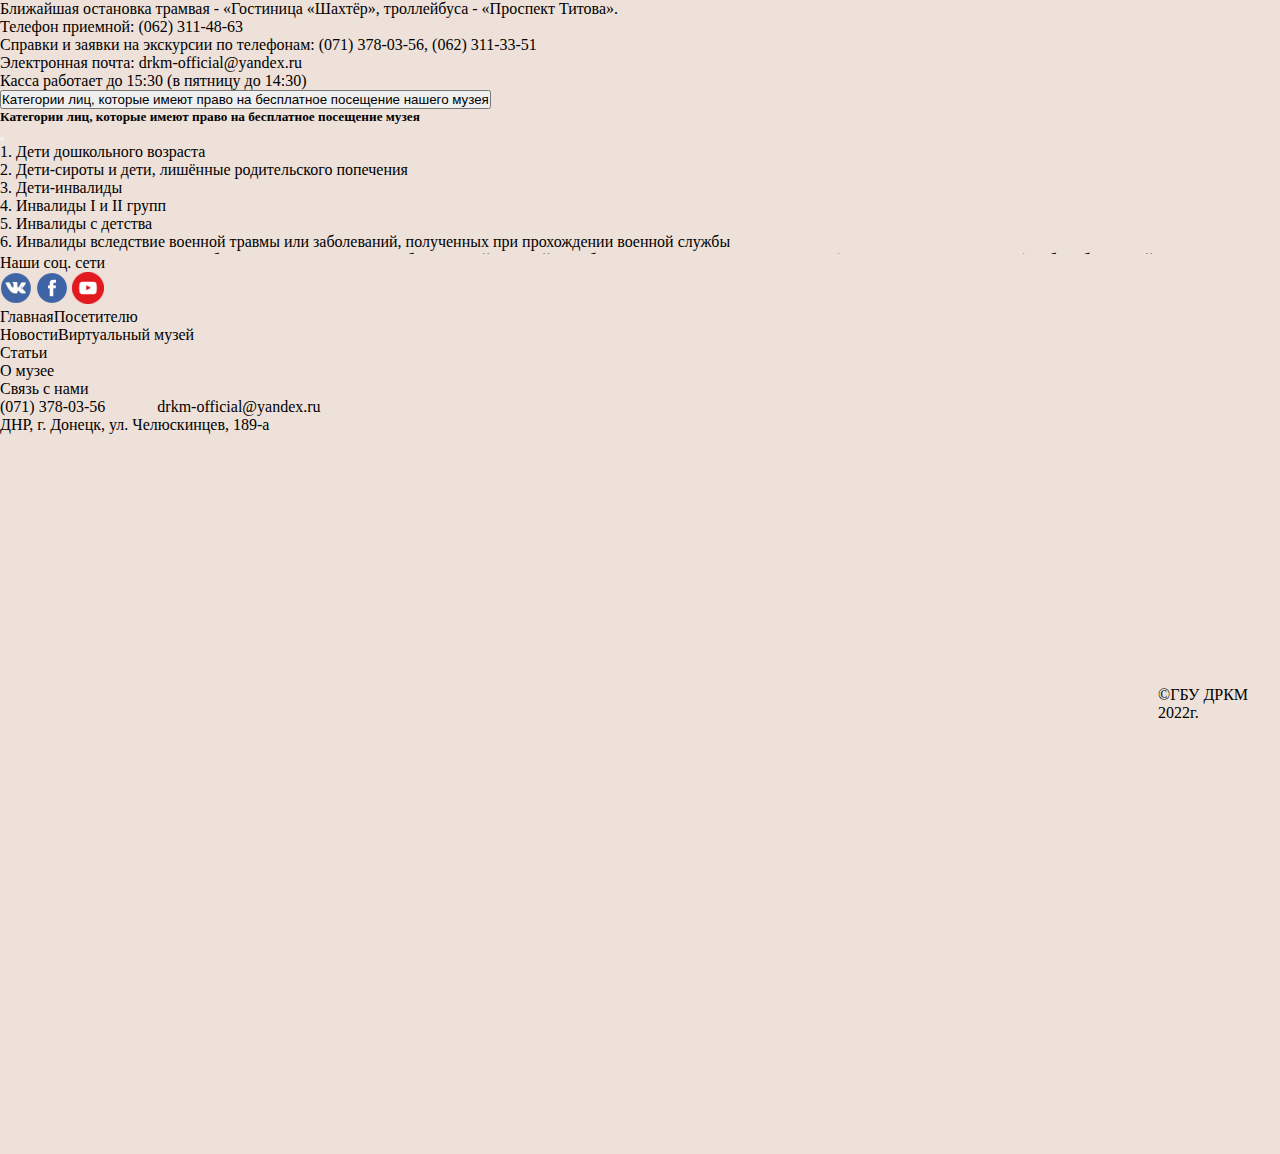
<file: for_visitors.html>
<!DOCTYPE html>
<html lang="ru">
<head>
  <meta charset="UTF-8">
  <meta name="viewport" content="width=device-width, initial-scale=1.0">
  <title>Посетителю</title>
  <link rel="icon" type="image/x-ico" href="images/favicon.ico">
  <link rel="stylesheet" href="css/style.css">
  <link href="https://cdn.jsdelivr.net/npm/bootstrap@5.2.0-beta1/dist/css/bootstrap.min.css" rel="stylesheet" integrity="sha384-0evHe/X+R7YkIZDRvuzKMRqM+OrBnVFBL6DOitfPri4tjfHxaWutUpFmBp4vmVor" crossorigin="anonymous">
</head>
<body>

  <div class="navbarexpandtop"></div> <!-- Навбар -->
  <nav class="navbar navbar-expand-lg nav-justified">
  <div class="container-fluid">
    <a class="navbar-brand navbar-toggler" href="#">ДРКМ</a>
    <button class="navbar-toggler" type="button" data-bs-toggle="collapse" data-bs-target="#navbarNavAltMarkup" aria-controls="navbarNavAltMarkup" aria-expanded="false" aria-label="Переключатель навигации">
      <span class="navbar-toggler-icon"></span>
    </button>
    <div class="collapse navbar-collapse" id="navbarNavAltMarkup">
          <div class="container-fluid">
            <div class="row">
          <div class="col-12 col-xxl-1 col-xl-0"></div>
          <div class="col-9 col-xxl-9 col-xl-11">
      <div class="navbar-nav">
        <a class="nav-link links_nav" aria-current="page" href="index.html">ГЛАВНАЯ</a>
        <a class="nav-link links_nav" href="news.html">НОВОСТИ</a>
        <a class="nav-link links_nav" href="statyi.html">СТАТЬИ</a>
        <a class="nav-link links_nav" href="about_museum.html">О МУЗЕЕ</a>
        <a class="nav-link active links_nav" href="for_visitors.html">ПОСЕТИТЕЛЮ</a>
        <a class="nav-link links_nav" href="#">ВИРТУАЛЬНЫЙ МУЗЕЙ</a>
      </div>
      </div>
              <div class="col-12 col-xxl-2 col-xl-1 text-end">
        <div class="navbar-nav text-start"><a class="nav-link disabled">ТЁМНАЯ ТЕМА</a></div>
    </div>
  </div>
</div>
</div>
</div>
</nav>
<div class="navbarexpandbottom"></div>
<div class="container-fluid">
  <div class="row align-items-center">
    <div class="col-xxl-5 col-4">
      <img src="images/line.png" class="img-fluid" alt="l" >
    </div>
    <div class="col-xxl-2 col-4 dpr">
      <img src="images/drkm.png" class="img-fluid drkm_logo" alt="dpr" >
    </div>
    <div class="col-xxl-5 col-4 text-end">
      <img src="images/line.png" class="img-fluid" alt="l" >
    </div>
  </div>
</div>

<p class="zag1 text-center">Стоимость услуг</p>

<div class="container-fluid text-center text_for_visitors">
  <div class="row">
    <div class="col-12 col-xxl-6">
      <div class="">
        <p class="zag2">Донецкий республиканский краеведческий музей</p>
        <p class="text_visitors_menu">Цена входного билета (без услуг экскурсовода):<br> взрослый – 100 ₽; дети от 6 лет, школьники и студенты – 50 ₽<br>
Цена экскурсионной путёвки (за группу до 15 чел.):<br> для взрослых – 220 ₽; для школьников и студентов – 110 ₽<br>
<br>Внимание! Посещение зала «Тайны мировой нумизматики» оплачивается отдельно<br><br>
Цена входного билета:<br> для взрослых – 50 ₽; для детей от 6 лет, школьников и студентов – 25 ₽<br>
<br>Последняя среда месяца – день бесплатного посещения музея (экскурсии платные)<br>
Последний четверг месяца – санитарный день<br></p>
      </div>
    </div>
    <div class="col-12 col-xxl-6">
      <div class="">
        <p class="zag2">Военно-исторический музей Великой Отечественной войны</p>
        <p class="text_visitors_menu">Цена входного билета (без услуг экскурсовода):<br> взрослый – 100 ₽; дети от 6 лет, школьники и студенты – 50 ₽<br>
<br>Последняя среда месяца – день бесплатного посещения музея (экскурсии платные)<br>
Последний четверг месяца – санитарный день<br></p>
<p class="zag2">Зал "Коворкинг и антикафе "Артефакт"</p>
        <p class="text_visitors_menu">Цена входного билета :<br> взрослый – 150 ₽/ 120 мин;<br>
дети от 6 лет, школьники и студенты – 50 ₽/ 120 мин;<br></p>
      </div>
      </div>
    <div class="col-12 col-xxl-6"><p class="zag2">Вы можете найти нас тут</p>
      <iframe class="google_map" src="https://www.google.com/maps/embed?pb=!1m14!1m8!1m3!1d10673.620168709273!2d37.8047695!3d48.0252033!3m2!1i1024!2i768!4f13.1!3m3!1m2!1s0x40e09010356c0d91%3A0x9b34fa255d4a3a33!2z0JTQvtC90LXRhtC60LjQuSDQutGA0LDQtdCy0LXQtNGH0LXRgdC60LjQuSDQvNGD0LfQtdC5!5e0!3m2!1sru!2s!4v1656197165037!5m2!1sru!2s" style="border:0;" allowfullscreen="" loading="lazy" referrerpolicy="no-referrer-when-downgrade"></iframe></div>
      <div class="col-12 col-xxl-6"><p class="zag2">Наши контакты</p>
        <p>Генеральный директор - Максимчук Марина Викторовна<br>
283048, ДНР, г. Донецк, ул. Челюскинцев, 189-а<br>
Ближайшая остановка трамвая - «Гостиница «Шахтёр», троллейбуса - «Проспект Титова».<br>
Телефон приемной: (062) 311-48-63<br>
Справки и заявки на экскурсии по телефонам: (071) 378-03-56, (062) 311-33-51<br>
Электронная почта: drkm-official@yandex.ru<br></p>
      </div>
    <div class="col-12">
        <p class="zag2">Касса работает до 15:30 (в пятницу до 14:30)</p>
        <!-- Кнопка-триггер модального окна -->
<button type="button" class="btn btn-primary list_persons" data-bs-toggle="modal" data-bs-target="#exampleModal">
 Категории лиц, которые имеют право на бесплатное посещение нашего музея
</button>

<!-- Модальное окно -->
<div class="modal fade" id="exampleModal" tabindex="-1" aria-labelledby="exampleModalLabel" aria-hidden="true">
  <div class="modal-dialog">
    <div class="modal-content">
      <div class="modal-header">
        <h5 class="modal-title" id="exampleModalLabel">Категории лиц, которые имеют право на бесплатное посещение музея</h5>
        <button type="button" class="btn-close" data-bs-dismiss="modal" aria-label="Закрыть"></button>
      </div>
      <div class="modal-body text-start text_category">
        1. Дети дошкольного возраста <br>
2. Дети-сироты и дети, лишённые родительского попечения <br>
3. Дети-инвалиды <br>
4. Инвалиды I и II групп <br>
5. Инвалиды с детства <br>
6. Инвалиды вследствие военной травмы или заболеваний, полученных при прохождении военной службы <br>
7. Дети военнослужащих, погибших при исполнении ими обязанностей военной службы или умерших вследствие увечья (ранения, травмы, контузии) либо заболеваний, полученных ими при исполнении обязанностей <br>военной службы, в том числе при участии в проведении контртеррористических операций и (или) иных мероприятий по борьбе с терроризмом <br>
8. Дети погибших шахтёров <br>
9. Ветераны войны <br>
10. Лица, имеющие статус «Дети войны» <br>
11. Военнослужащие Донецкой Народной Республики и их дети <br>
12. Лица, пострадавшие вследствие Чернобыльской катастрофы <br>
13. Лица, признанные в установленном порядке малообеспеченными <br>
14. Члены многодетных семей<br>
      </div>
      <div class="modal-footer">
        <button type="button" class="btn btn-secondary" data-bs-dismiss="modal">Закрыть</button>
      </div>
    </div>
  </div>
</div> <!-- Модальное окно конец кода-->
    </div>
  </div>
</div>

<div class="tab4"></div> <!-- Отступ -->

<div class="container-fluid fotter"> <!-- Подвал сайта -->
  <div class="tab_fotter"></div>
  <div class="row">
    <div class="col-1"></div>
    <div class="col-xxl-2 col-xl-2 col-12 fotter_social">
      <p>Наши соц. сети</p><a class="ico_href" href="https://vk.com/drkm_official" target="_blank"><img src="images/vk_ico.png" class="img-fluid" alt="vk"></a>
      <a class="ico_href" href="https://www.facebook.com/drkm.official/" target="_blank"><img src="images/face_ico.png" class="img-fluid" alt="facebook"></a>
      <a class="ico_href" href="https://www.youtube.com/user/DOKMmuseum/videos" target="_blank"><img src="images/you_ico.png" class="img-fluid" alt="youtube"></a>
    </div>
    <div class="col-xxl-5 col-xl-3 col-12 fotter_content">
      <a class="links_fotter" href="index.html">Главная</a><a class="fotter_link links_fotter" href="for_visitors.html">Посетителю</a><br><a class="links_fotter" href="news.html">Новости</a><a class="fotter_link links_fotter" href=#>Виртуальный музей</a><br><a class="links_fotter" href="statyi.html">Статьи</a><br><a class="links_fotter" href="about_museum.html">О музее</a>
    </div>
    <div class="col-xxl-3 text_contacts">
      <p>Связь с нами</p>
      <p>(071) 378-03-56&nbsp;&nbsp;&nbsp;&nbsp;&nbsp;&nbsp;&nbsp;&nbsp;&nbsp;&nbsp;&nbsp;&nbsp;&nbsp;drkm-official@yandex.ru</p>
      <p>ДНР, г. Донецк, ул. Челюскинцев, 189-а</p>
    </div>
    <div class="col-1"></div>
  </div>
  <div class="col-12 text-center">&#169ГБУ ДРКМ 2022г.</div>
</div>
<script src="https://cdn.jsdelivr.net/npm/bootstrap@5.2.0-beta1/dist/js/bootstrap.bundle.min.js" integrity="sha384-pprn3073KE6tl6bjs2QrFaJGz5/SUsLqktiwsUTF55Jfv3qYSDhgCecCxMW52nD2" crossorigin="anonymous"></script>
</body>
</html>
</file>
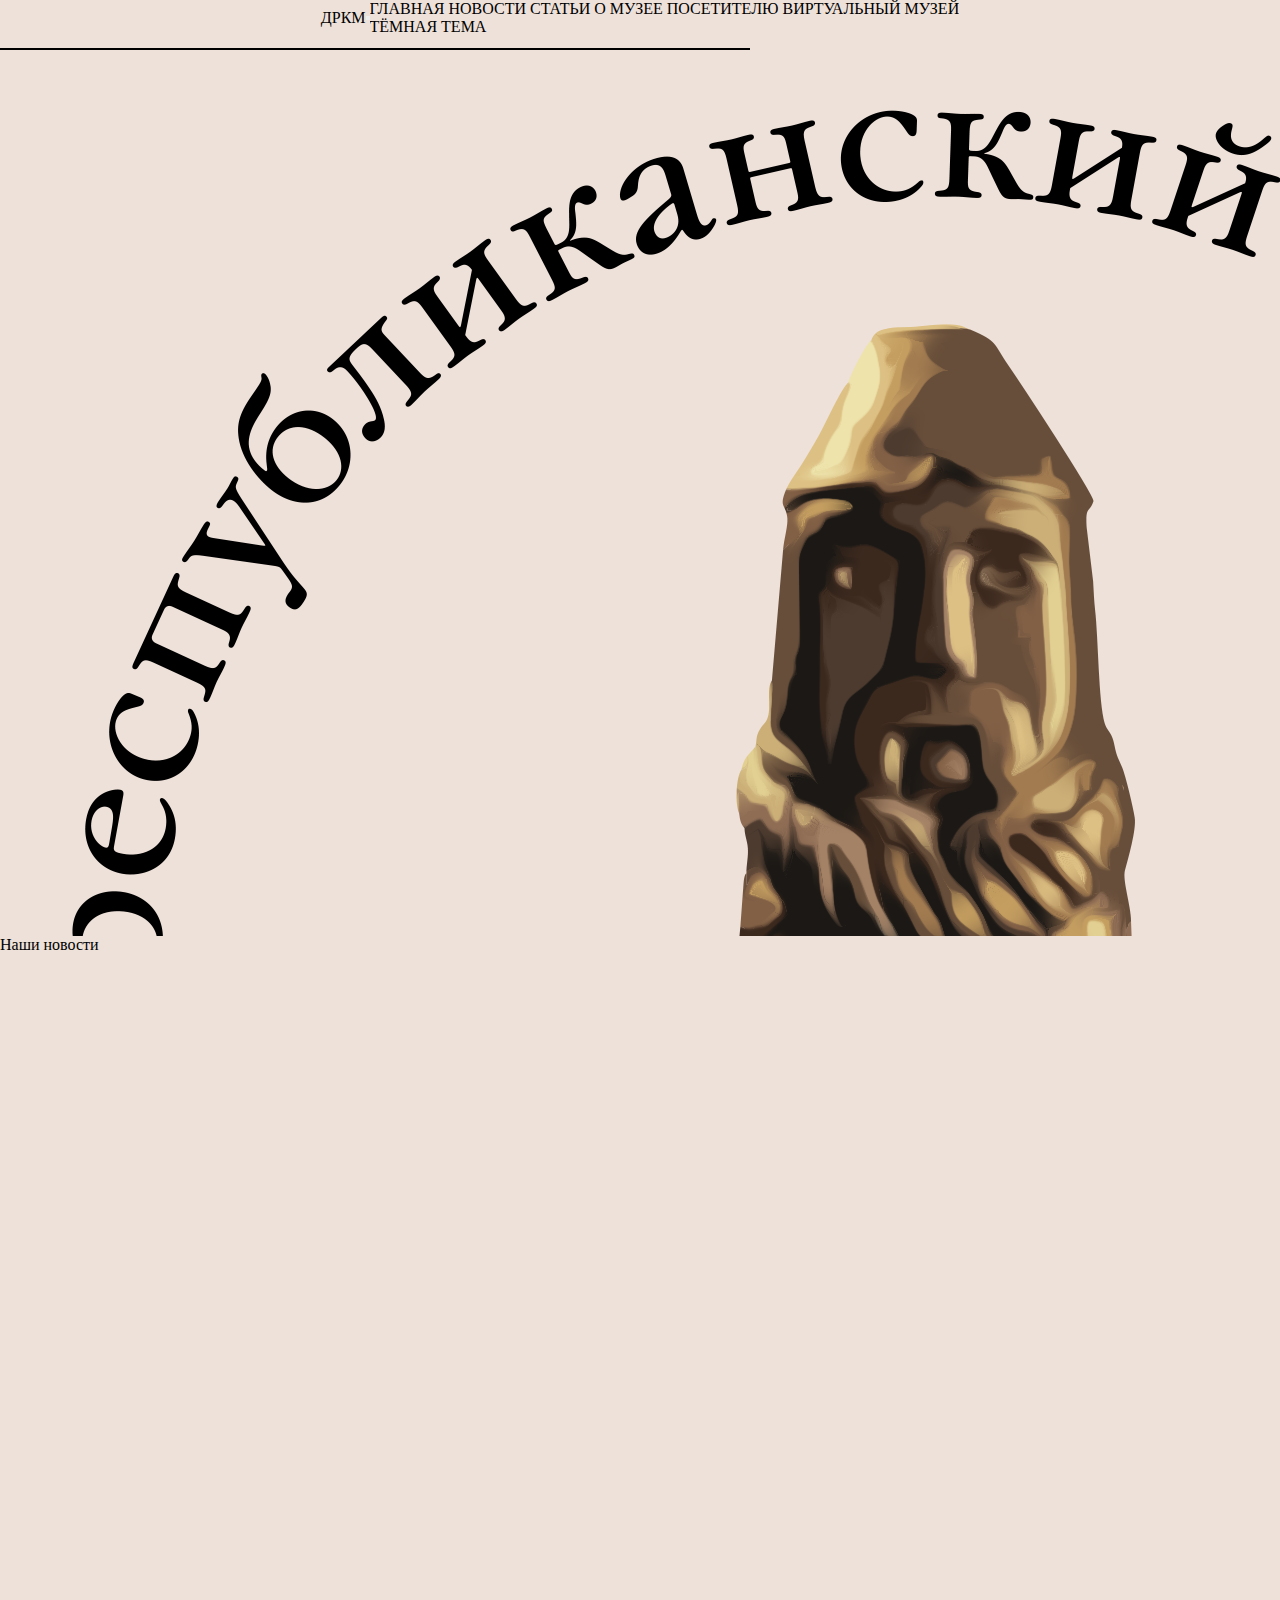
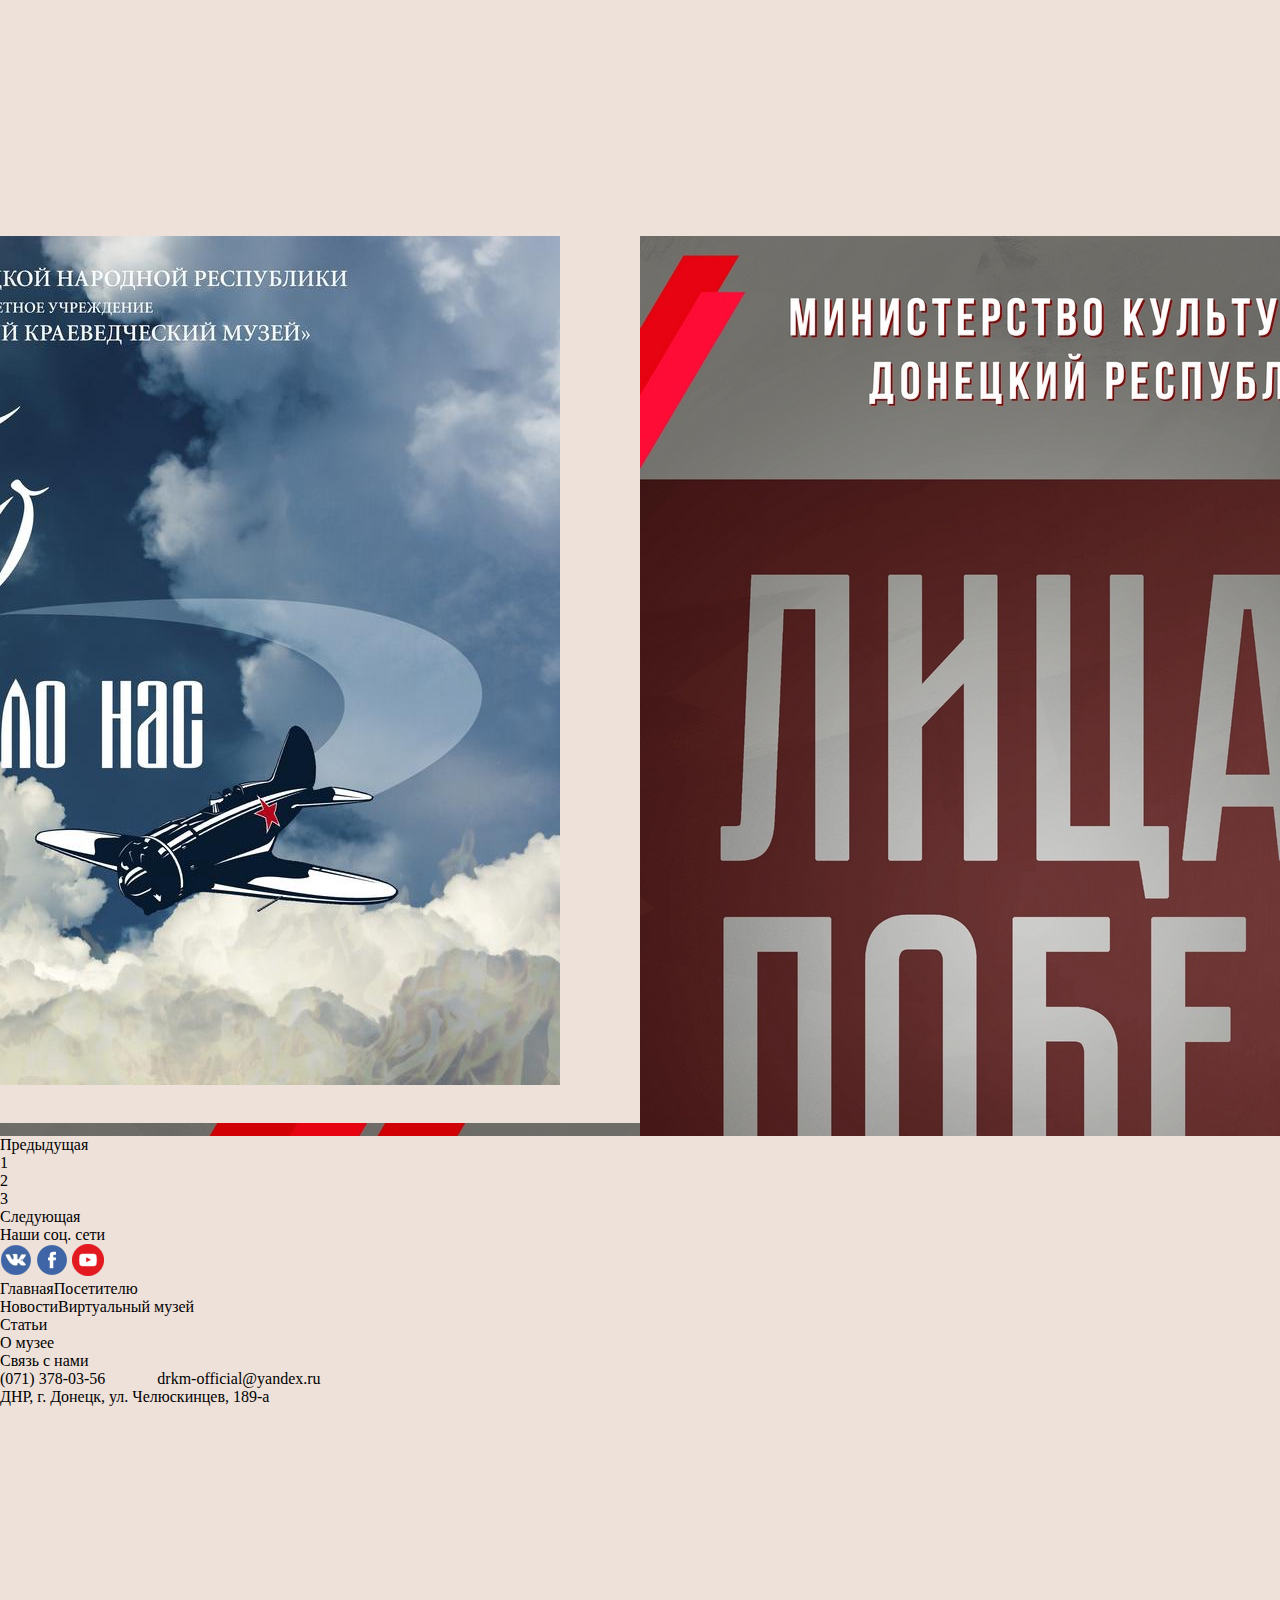
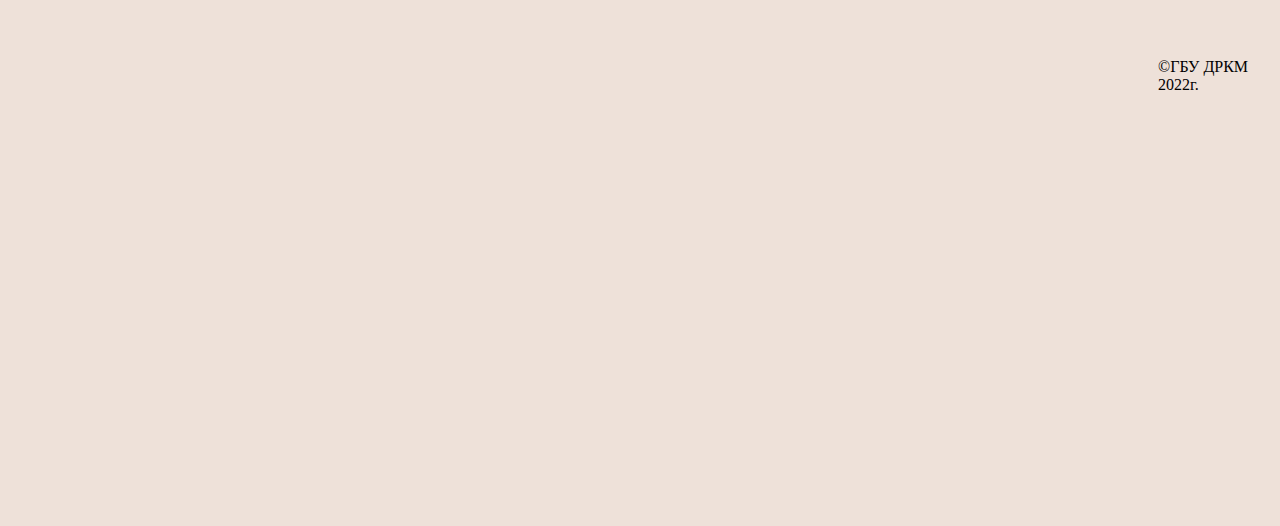
<file: news.html>
<!DOCTYPE html>
<html lang="ru">
<head>
  <meta charset="UTF-8">
  <meta name="viewport" content="width=device-width, initial-scale=1.0">
  <title>Новости</title>
  <link rel="icon" type="image/x-ico" href="images/favicon.ico">
  <link rel="stylesheet" href="css/style.css">
  <link href="https://cdn.jsdelivr.net/npm/bootstrap@5.2.0-beta1/dist/css/bootstrap.min.css" rel="stylesheet" integrity="sha384-0evHe/X+R7YkIZDRvuzKMRqM+OrBnVFBL6DOitfPri4tjfHxaWutUpFmBp4vmVor" crossorigin="anonymous">
</head>
<body>

  <div class="navbarexpandtop"></div> <!-- Навбар -->
  <nav class="navbar navbar-expand-lg nav-justified">
  <div class="container-fluid">
    <a class="navbar-brand navbar-toggler" href="#">ДРКМ</a>
    <button class="navbar-toggler" type="button" data-bs-toggle="collapse" data-bs-target="#navbarNavAltMarkup" aria-controls="navbarNavAltMarkup" aria-expanded="false" aria-label="Переключатель навигации">
      <span class="navbar-toggler-icon"></span>
    </button>
    <div class="collapse navbar-collapse" id="navbarNavAltMarkup">
          <div class="container-fluid">
            <div class="row">
          <div class="col-12 col-xxl-1 col-xl-0"></div>
          <div class="col-9 col-xxl-9 col-xl-11">
      <div class="navbar-nav">
        <a class="nav-link links_nav" aria-current="page" href="index.html">ГЛАВНАЯ</a>
        <a class="nav-link active links_nav" href="news.html">НОВОСТИ</a>
        <a class="nav-link links_nav" href="statyi.html">СТАТЬИ</a>
        <a class="nav-link links_nav" href="about_museum.html">О МУЗЕЕ</a>
        <a class="nav-link links_nav" href="for_visitors.html">ПОСЕТИТЕЛЮ</a>
        <a class="nav-link links_nav" href="#">ВИРТУАЛЬНЫЙ МУЗЕЙ</a>
      </div>
      </div>
              <div class="col-12 col-xxl-2 col-xl-1 text-end">
        <div class="navbar-nav text-start"><a class="nav-link disabled">ТЁМНАЯ ТЕМА</a></div>
    </div>
  </div>
</div>
</div>
</div>
</nav>
<div class="navbarexpandbottom"></div>
<div class="container-fluid">
  <div class="row align-items-center">
    <div class="col-xxl-5 col-4">
      <img src="images/line.png" class="img-fluid" alt="l" >
    </div>
    <div class="col-xxl-2 col-4 dpr">
      <img src="images/drkm.png" class="img-fluid drkm_logo" alt="dpr" >
    </div>
    <div class="col-xxl-5 col-4 text-end">
      <img src="images/line.png" class="img-fluid" alt="l" >
    </div>
  </div>
</div>

<div class="container-fluid text-center">
  <div class="row">
    <div class="col"><p class="our_news">Наши новости</p></div>
  </div>
</div>

<div class="tab"></div> <!-- Отступ -->
<div class="container-fluid">
<div class="row row-cols-1 row-cols-md-3 g-4 justify-content-center"> <!-- Карточки с новостями -->
  <div class="col newssize">
    <div class="card h-100">
      <a href="news_tab.html">
      <div class="card bg-dark text-white">
  <img src="images/news.jpg" class="card-img cardsize" alt="news">
  <div class="card-img-overlay text-news">
    <h5 class="card-title news-title">Новостной заголовок</h5>
    <p class="card-text news-text">Краткое описание новости.</p>
  </div>
</div>
</a>
    </div>
  </div>
  <div class="col newssize">
    <div class="card h-100">
      <a href="news_tab.html">
      <div class="card bg-dark text-white">
  <img src="images/news2.jpg" class="card-img cardsize" alt="news">
  <div class="card-img-overlay text-news">
    <h5 class="card-title news-title">Новостной заголовок</h5>
    <p class="card-text news-text">Краткое описание новости.</p>
  </div>
</div>
</a>
    </div>
  </div>
  <div class="col newssize">
    <div class="card h-100">
      <a href="news_tab.html">
      <div class="card bg-dark text-white">
  <img src="images/news3.jpg" class="card-img cardsize" alt="news">
  <div class="card-img-overlay text-news">
    <h5 class="card-title news-title">Новостной заголовок</h5>
    <p class="card-text news-text">Краткое описание новости.</p>
  </div>
</div>
</a>
    </div>
  </div>
</div>

<div class="tab3"></div> <!-- Отступ -->

<div class="row row-cols-1 row-cols-md-3 g-4 news2 justify-content-center"> <!-- Карточки с новостями -->
  <div class="col newssize">
    <div class="card h-100">
      <a href="news_tab.html">
      <div class="card bg-dark text-white">
  <img src="images/news2.jpg" class="card-img cardsize" alt="news">
  <div class="card-img-overlay text-news">
    <h5 class="card-title news-title">Новостной заголовок</h5>
    <p class="card-text news-text">Краткое описание новости.</p>
  </div>
</div>
</a>
    </div>
  </div>
  <div class="col newssize">
    <div class="card h-100">
      <a href="news_tab.html">
      <div class="card bg-dark text-white">
  <img src="images/news3.jpg" class="card-img cardsize" alt="news">
  <div class="card-img-overlay text-news">
    <h5 class="card-title news-title">Новостной заголовок</h5>
    <p class="card-text news-text">Краткое описание новости.</p>
  </div>
</div>
</a>
    </div>
  </div>
  <div class="col newssize">
    <div class="card h-100">
      <a href="news_tab.html">
      <div class="card bg-dark text-white">
  <img src="images/news.jpg" class="card-img cardsize" alt="news">
  <div class="card-img-overlay text-news">
    <h5 class="card-title news-title">Новостной заголовок</h5>
    <p class="card-text news-text">Краткое описание новости.</p>
  </div>
</div>
</a>
    </div>
  </div>
</div>
</div>

<div class="tab"></div> <!-- Отступ -->

<nav aria-label="Навигация по новостям">
  <ul class="pagination justify-content-center pages_text">
    <li class="page-item"><a class="page-link page_news_number2" href="#">Предыдущая</a></li>
    <li class="page-item active"><a class="page-link page_news_number" href="#">1</a></li>
    <li class="page-item"><a class="page-link page_news_number2" href="#">2</a></li>
    <li class="page-item"><a class="page-link page_news_number2" href="#">3</a></li>
    <li class="page-item"><a class="page-link page_news_number2" href="#">Следующая</a></li>
  </ul>
</nav>

<div class="tab4"></div> <!-- Отступ -->

<div class="container-fluid fotter"> <!-- Подвал сайта -->
  <div class="tab_fotter"></div>
  <div class="row">
    <div class="col-1"></div>
    <div class="col-xxl-2 col-xl-2 col-12 fotter_social">
      <p>Наши соц. сети</p><a class="ico_href" href="https://vk.com/drkm_official" target="_blank"><img src="images/vk_ico.png" class="img-fluid" alt="vk"></a>
      <a class="ico_href" href="https://www.facebook.com/drkm.official/" target="_blank"><img src="images/face_ico.png" class="img-fluid" alt="facebook"></a>
      <a class="ico_href" href="https://www.youtube.com/user/DOKMmuseum/videos" target="_blank"><img src="images/you_ico.png" class="img-fluid" alt="youtube"></a>
    </div>
    <div class="col-xxl-5 col-xl-3 col-12 fotter_content">
      <a class="links_fotter" href="index.html">Главная</a><a class="fotter_link links_fotter" href="for_visitors.html">Посетителю</a><br><a class="links_fotter" href="news.html">Новости</a><a class="fotter_link links_fotter" href=#>Виртуальный музей</a><br><a class="links_fotter" href="statyi.html">Статьи</a><br><a class="links_fotter" href="about_museum.html">О музее</a>
    </div>
    <div class="col-xxl-3 text_contacts">
      <p>Связь с нами</p>
      <p>(071) 378-03-56&nbsp;&nbsp;&nbsp;&nbsp;&nbsp;&nbsp;&nbsp;&nbsp;&nbsp;&nbsp;&nbsp;&nbsp;&nbsp;drkm-official@yandex.ru</p>
      <p>ДНР, г. Донецк, ул. Челюскинцев, 189-а</p>
    </div>
    <div class="col-1"></div>
  </div>
  <div class="col-12 text-center">&#169ГБУ ДРКМ 2022г.</div>
</div>
<script src="https://cdn.jsdelivr.net/npm/bootstrap@5.2.0-beta1/dist/js/bootstrap.bundle.min.js" integrity="sha384-pprn3073KE6tl6bjs2QrFaJGz5/SUsLqktiwsUTF55Jfv3qYSDhgCecCxMW52nD2" crossorigin="anonymous"></script>
</body>
</html>
</file>
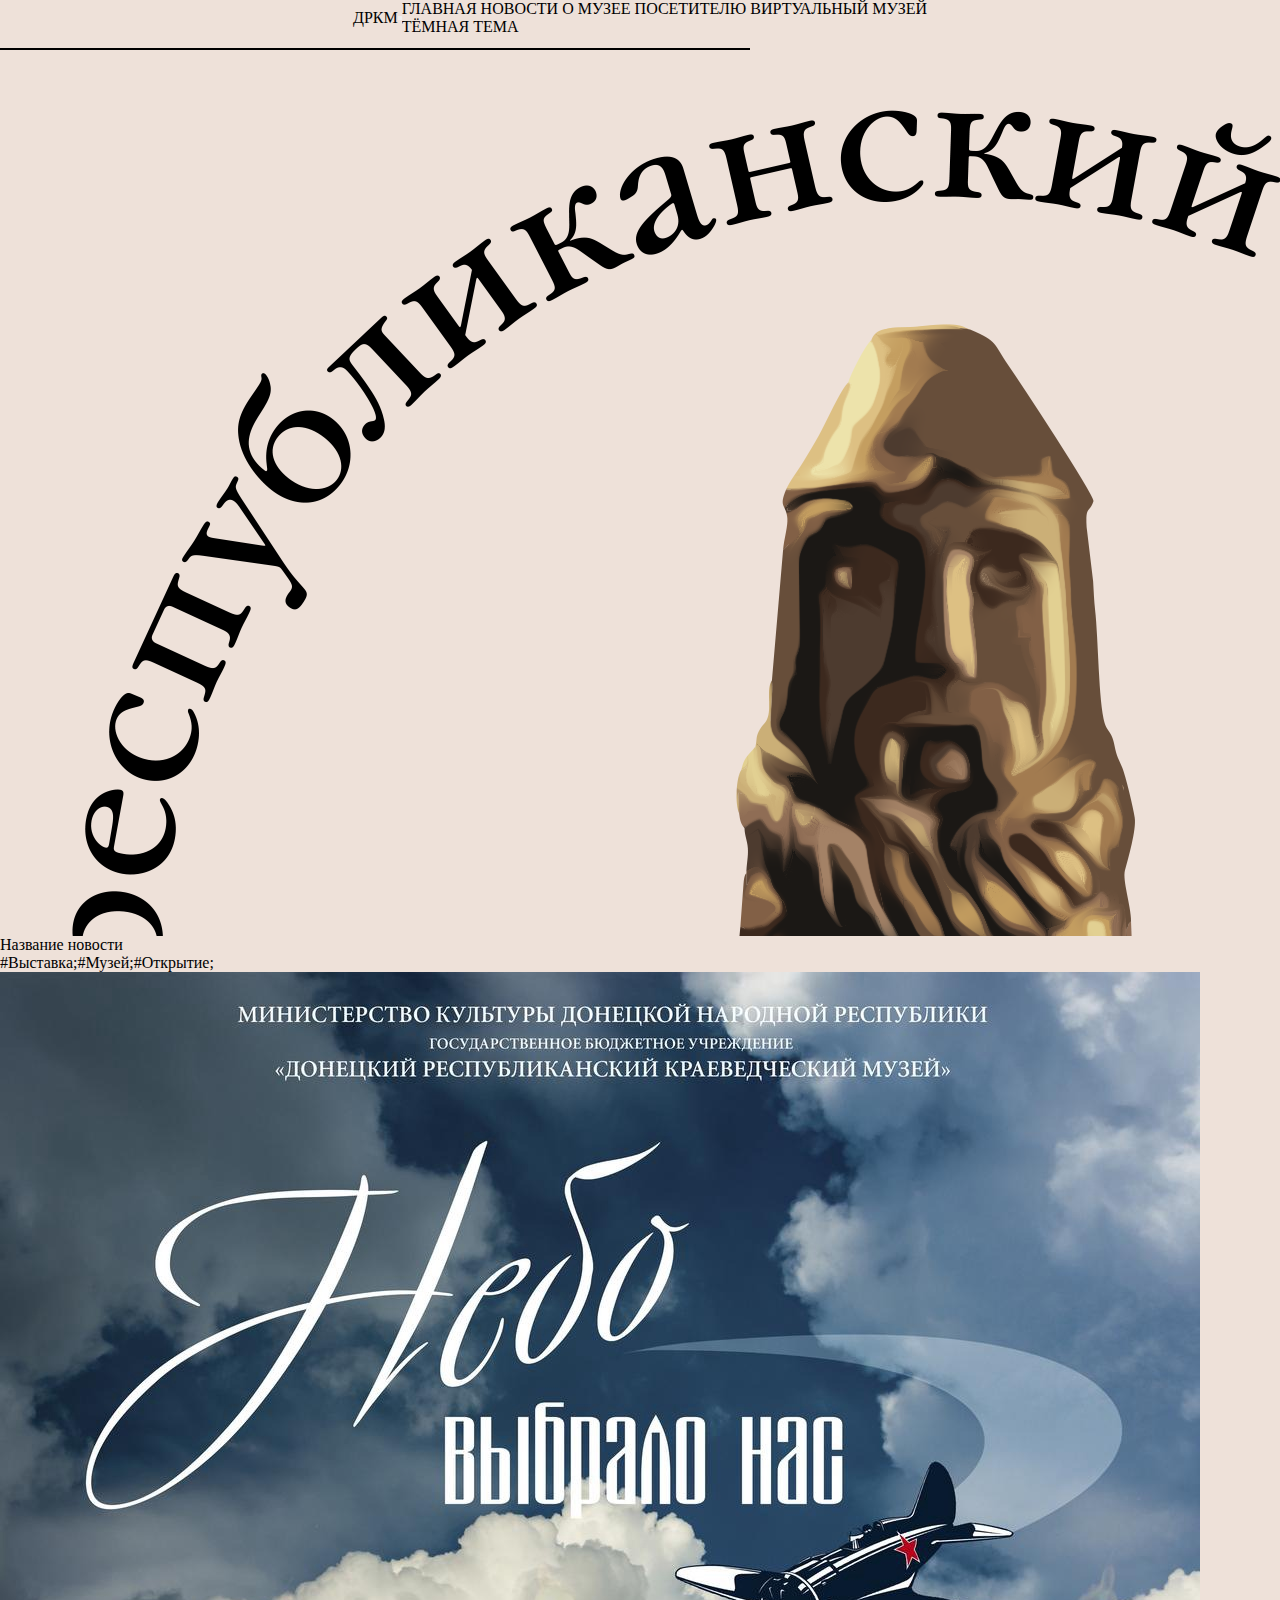
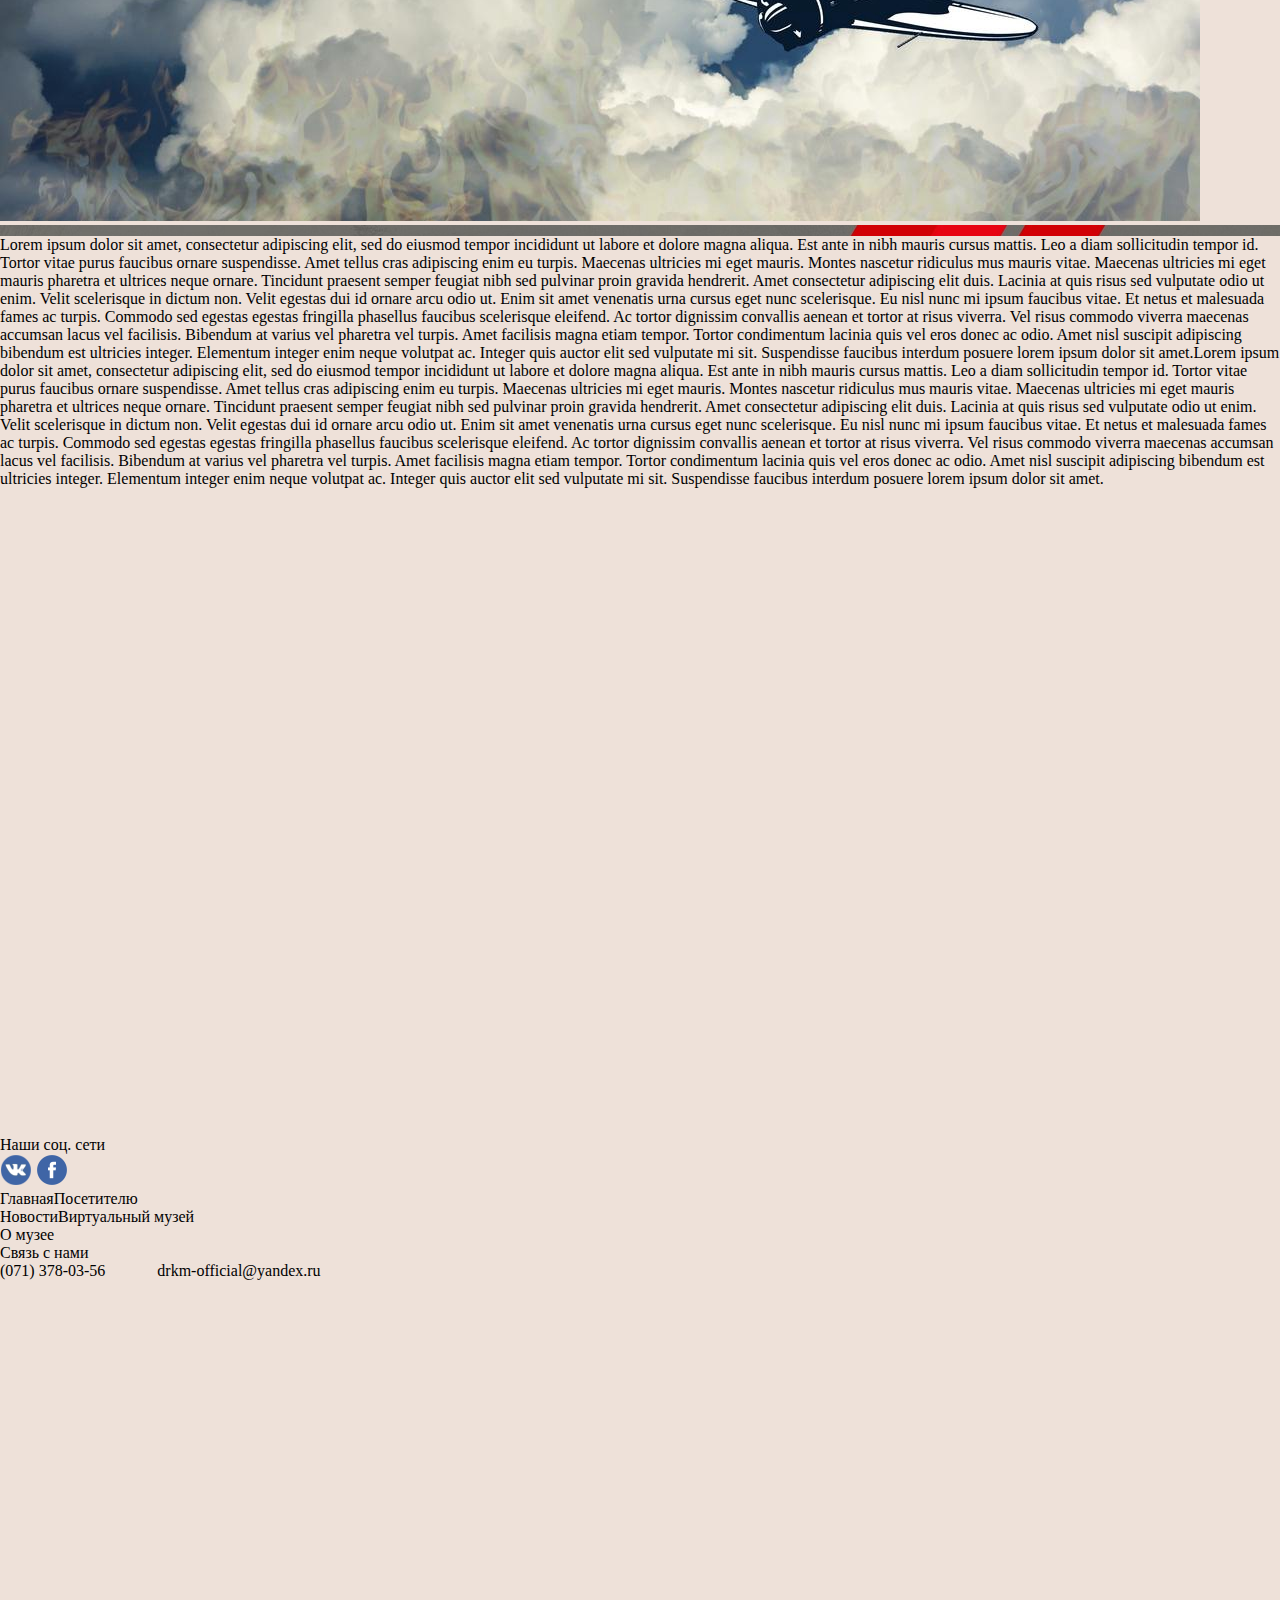
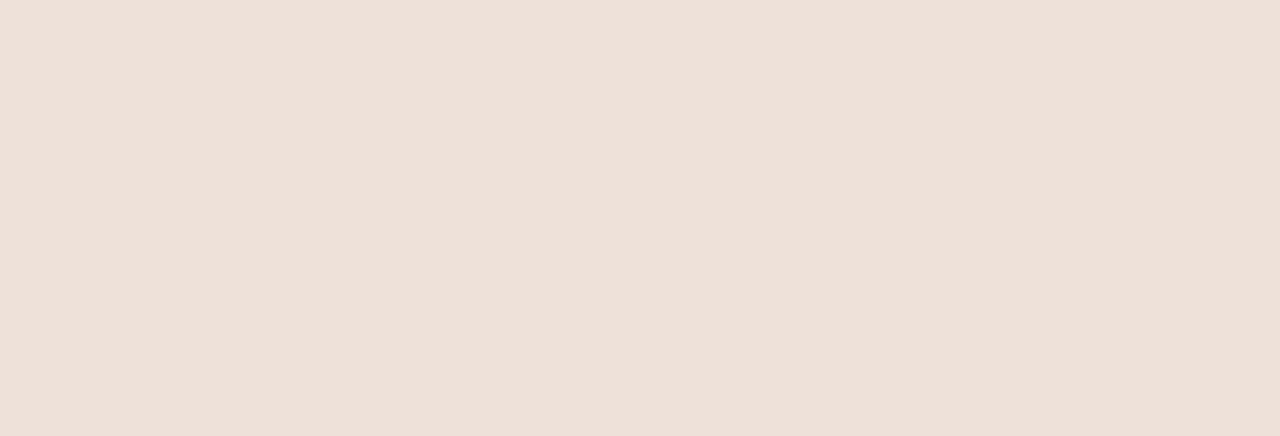
<file: news_tab.html>
<!DOCTYPE html>
<html lang="ru">
<head>
  <meta charset="UTF-8">
  <meta name="viewport" content="width=device-width, initial-scale=1.0">
  <title>Название новости</title>
  <link rel="stylesheet" href="css/style.css">
  <link href="https://cdn.jsdelivr.net/npm/bootstrap@5.2.0-beta1/dist/css/bootstrap.min.css" rel="stylesheet" integrity="sha384-0evHe/X+R7YkIZDRvuzKMRqM+OrBnVFBL6DOitfPri4tjfHxaWutUpFmBp4vmVor" crossorigin="anonymous">
</head>
<body>

  <div class="navbarexpandtop"></div> <!-- Навбар -->
  <nav class="navbar navbar-expand-lg nav-justified">
  <div class="container-fluid">
    <a class="navbar-brand navbar-toggler" href="#">ДРКМ</a>
    <button class="navbar-toggler" type="button" data-bs-toggle="collapse" data-bs-target="#navbarNavAltMarkup" aria-controls="navbarNavAltMarkup" aria-expanded="false" aria-label="Переключатель навигации">
      <span class="navbar-toggler-icon"></span>
    </button>
    <div class="collapse navbar-collapse" id="navbarNavAltMarkup">
          <div class="container-fluid">
            <div class="row">
          <div class="col-12 col-xxl-1 col-xl-0"></div>
          <div class="col-9 col-xxl-9 col-xl-11">
      <div class="navbar-nav">
        <a class="nav-link links_nav" aria-current="page" href="index.html">ГЛАВНАЯ</a>
        <a class="nav-link active links_nav" href="news.html">НОВОСТИ</a>
        <a class="nav-link links_nav" href="about_museum.html">О МУЗЕЕ</a>
        <a class="nav-link links_nav" href="for_visitors.html">ПОСЕТИТЕЛЮ</a>
        <a class="nav-link links_nav" href="#">ВИРТУАЛЬНЫЙ МУЗЕЙ</a>
      </div>
      </div>
              <div class="col-12 col-xxl-2 col-xl-1 text-end">
        <div class="navbar-nav text-start"><a class="nav-link disabled">ТЁМНАЯ ТЕМА</a></div>
    </div>
  </div>
</div>
</div>
</div>
</nav>
<div class="navbarexpandbottom"></div>
<div class="container-fluid">
  <div class="row align-items-center">
    <div class="col-xxl-5 col-4">
      <img src="images/line.png" class="img-fluid" alt="l" >
    </div>
    <div class="col-xxl-2 col-4 dpr">
      <img src="images/drkm.png" class="img-fluid drkm_logo" alt="dpr" >
    </div>
    <div class="col-xxl-5 col-4 text-end">
      <img src="images/line.png" class="img-fluid" alt="l" >
    </div>
  </div>
</div>

<div class="container-fluid">
  <div class="row">
    <div class="col-xxl-1"></div>
    <div class="col-xxl-6"><p class="news_name">Название новости</p><div class="tags_under"><a class="tags" href="#">#Выставка</a>;<a class="tags" href="#">#Музей</a>;<a class="tags" href="#">#Открытие</a>;</div>
      <div class="tab4"></div>
        <div id="carouselExampleControls" class="carousel slide" data-bs-ride="carousel">
  <div class="carousel-inner">
    <div class="carousel-item active carousel_size">
      <img src="images/news.jpg" class="d-block w-100 img_news" alt="1">
    </div>
    <div class="carousel-item carousel_size">
      <img src="images/news2.jpg" class="d-block w-100 img_news" alt="2">
    </div>
    <div class="carousel-item carousel_size">
      <img src="images/news3.jpg" class="d-block w-100 img_news" alt="3">
    </div>
  </div>
  <button class="carousel-control-prev" type="button" data-bs-target="#carouselExampleControls"  data-bs-slide="prev">
    <span class="carousel-control-prev-icon" aria-hidden="true"></span>
    <span class="visually-hidden">Предыдущий</span>
  </button>
  <button class="carousel-control-next" type="button" data-bs-target="#carouselExampleControls"  data-bs-slide="next">
    <span class="carousel-control-next-icon" aria-hidden="true"></span>
    <span class="visually-hidden">Следующий</span>
  </button>
</div>
    </div>
    <div class="col-xxl-2"></div>
    <div class="col-xxl-2 tags_names"><p>Теги:</p><a class="tags" href="#"><p>#Музей</p></a><a class="tags" href="#"><p>#Выставка</p></a><a class="tags" href="#"><p>#ВажныеНовости</p></a><a class="tags" href="#"><p>#Открытия</p></a></div>
  </div>
</div>
<div class="tab4"></div>
<div class="container-fluid">
  <div class="row">
    <div class="col-xxl-1"></div>
    <div class="col-xxl-10"><p class="news_text2">Lorem ipsum dolor sit amet, consectetur adipiscing elit, sed do eiusmod tempor incididunt ut labore et dolore magna aliqua. Est ante in nibh mauris cursus mattis. Leo a diam sollicitudin tempor id. Tortor vitae purus faucibus ornare suspendisse. Amet tellus cras adipiscing enim eu turpis. Maecenas ultricies mi eget mauris. Montes nascetur ridiculus mus mauris vitae. Maecenas ultricies mi eget mauris pharetra et ultrices neque ornare. Tincidunt praesent semper feugiat nibh sed pulvinar proin gravida hendrerit. Amet consectetur adipiscing elit duis.

Lacinia at quis risus sed vulputate odio ut enim. Velit scelerisque in dictum non. Velit egestas dui id ornare arcu odio ut. Enim sit amet venenatis urna cursus eget nunc scelerisque. Eu nisl nunc mi ipsum faucibus vitae. Et netus et malesuada fames ac turpis. Commodo sed egestas egestas fringilla phasellus faucibus scelerisque eleifend. Ac tortor dignissim convallis aenean et tortor at risus viverra. Vel risus commodo viverra maecenas accumsan lacus vel facilisis. Bibendum at varius vel pharetra vel turpis. Amet facilisis magna etiam tempor. Tortor condimentum lacinia quis vel eros donec ac odio. Amet nisl suscipit adipiscing bibendum est ultricies integer. Elementum integer enim neque volutpat ac. Integer quis auctor elit sed vulputate mi sit. Suspendisse faucibus interdum posuere lorem ipsum dolor sit amet.Lorem ipsum dolor sit amet, consectetur adipiscing elit, sed do eiusmod tempor incididunt ut labore et dolore magna aliqua. Est ante in nibh mauris cursus mattis. Leo a diam sollicitudin tempor id. Tortor vitae purus faucibus ornare suspendisse. Amet tellus cras adipiscing enim eu turpis. Maecenas ultricies mi eget mauris. Montes nascetur ridiculus mus mauris vitae. Maecenas ultricies mi eget mauris pharetra et ultrices neque ornare. Tincidunt praesent semper feugiat nibh sed pulvinar proin gravida hendrerit. Amet consectetur adipiscing elit duis.

Lacinia at quis risus sed vulputate odio ut enim. Velit scelerisque in dictum non. Velit egestas dui id ornare arcu odio ut. Enim sit amet venenatis urna cursus eget nunc scelerisque. Eu nisl nunc mi ipsum faucibus vitae. Et netus et malesuada fames ac turpis. Commodo sed egestas egestas fringilla phasellus faucibus scelerisque eleifend. Ac tortor dignissim convallis aenean et tortor at risus viverra. Vel risus commodo viverra maecenas accumsan lacus vel facilisis. Bibendum at varius vel pharetra vel turpis. Amet facilisis magna etiam tempor. Tortor condimentum lacinia quis vel eros donec ac odio. Amet nisl suscipit adipiscing bibendum est ultricies integer. Elementum integer enim neque volutpat ac. Integer quis auctor elit sed vulputate mi sit. Suspendisse faucibus interdum posuere lorem ipsum dolor sit amet.</p></div>
  </div>
</div>

<div class="container-fluid fotter"> <!-- Подвал сайта -->
  <div class="tab_fotter"></div>
  <div class="row">
    <div class="col-1"></div>
    <div class="col-xxl-2 col-xl-2 col-12 fotter_social">
      <p>Наши соц. сети</p><a class="ico_href" href="https://vk.com/drkm_official" target="_blank"><img src="images/vk_ico.png" class="img-fluid" alt="vk"></a>
      <a class="ico_href" href="https://www.facebook.com/drkm.official/" target="_blank"><img src="images/face_ico.png" class="img-fluid" alt="facebook"></a>
    </div>
    <div class="col-xxl-5 col-xl-3 col-12 fotter_content">
      <a class="links_fotter" href="index.html">Главная</a><a class="fotter_link links_fotter" href=#>Посетителю</a><br><a class="links_fotter" href="news.html">Новости</a><a class="fotter_link links_fotter" href=#>Виртуальный музей</a><br><a class="links_fotter" href=#>О музее</a>
    </div>
    <div class="col-xxl-3 text_contacts">
      <p>Связь с нами</p>
      <p>(071) 378-03-56&nbsp;&nbsp;&nbsp;&nbsp;&nbsp;&nbsp;&nbsp;&nbsp;&nbsp;&nbsp;&nbsp;&nbsp;&nbsp;drkm-official@yandex.ru</p>
    </div>
    <div class="col-1"></div>
  </div>
</div>
<script src="https://cdn.jsdelivr.net/npm/bootstrap@5.2.0-beta1/dist/js/bootstrap.bundle.min.js" integrity="sha384-pprn3073KE6tl6bjs2QrFaJGz5/SUsLqktiwsUTF55Jfv3qYSDhgCecCxMW52nD2" crossorigin="anonymous"></script>
</body>
</html>
</file>
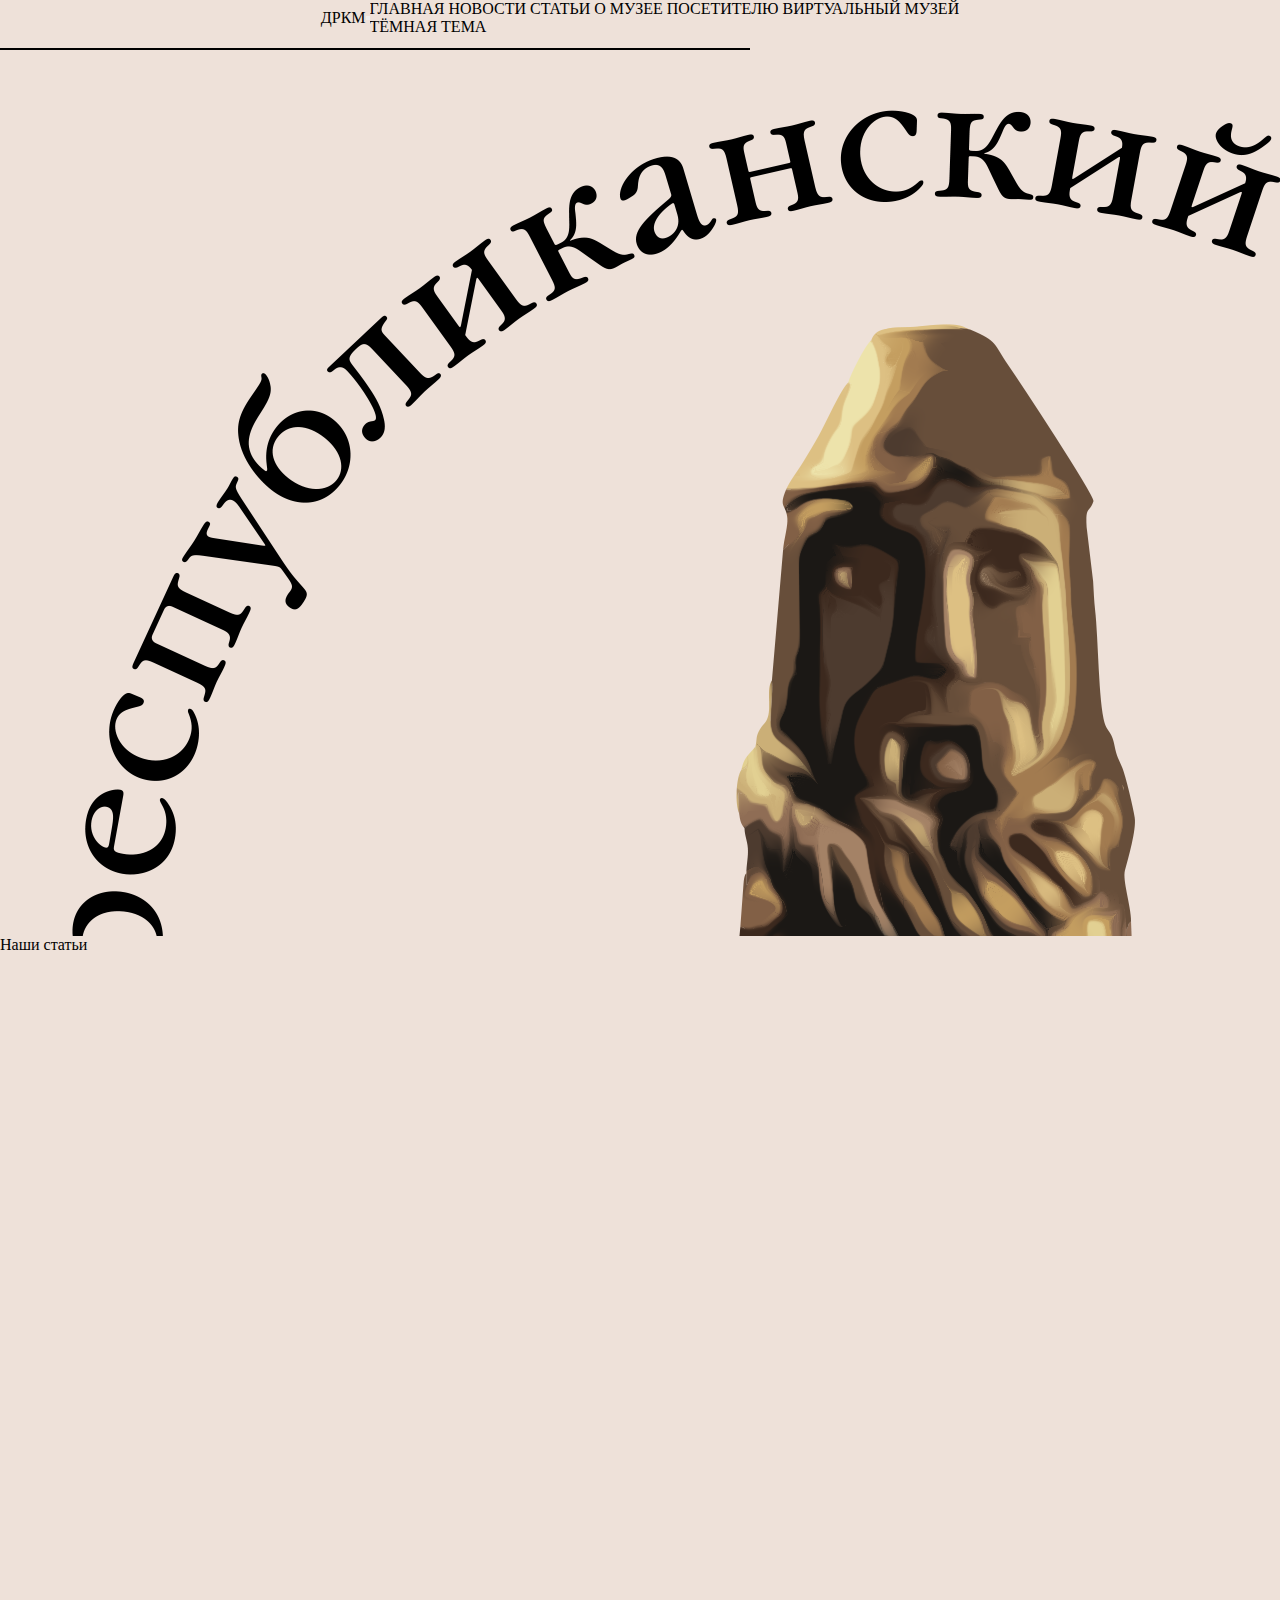
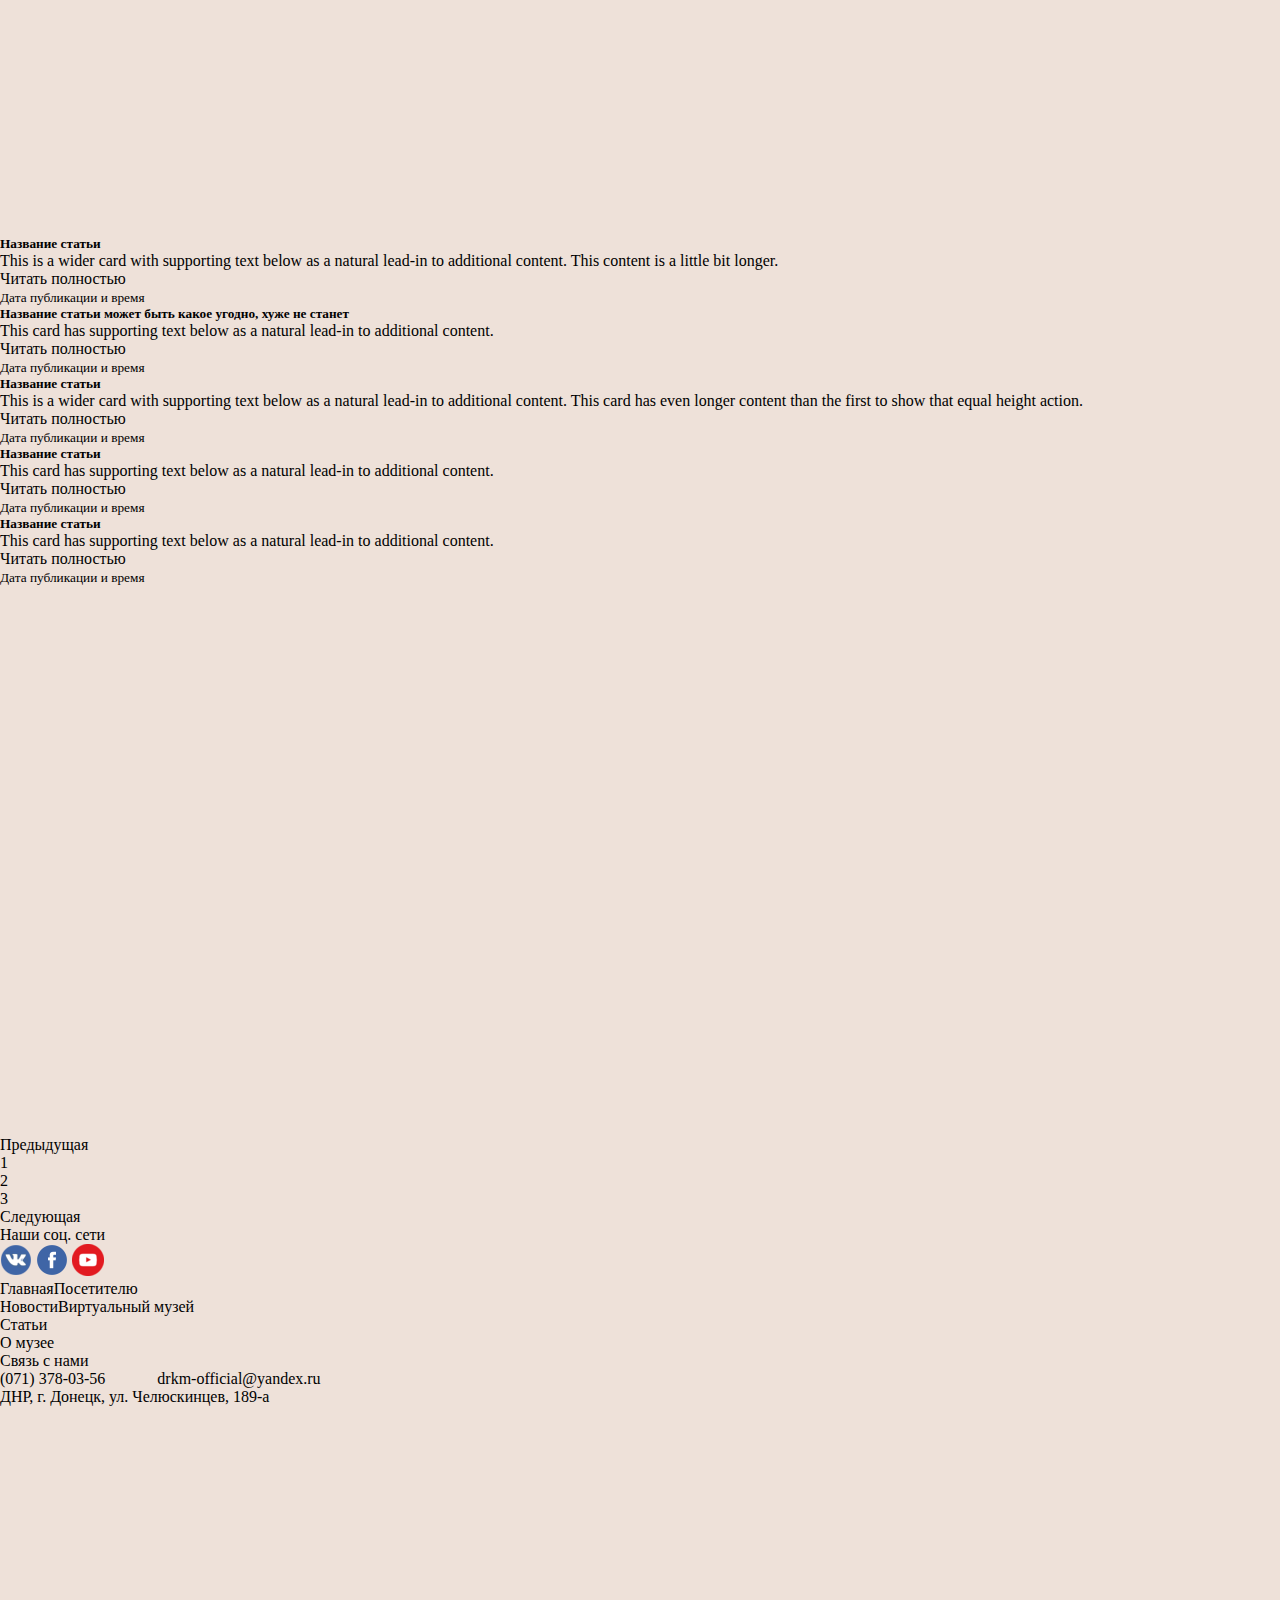
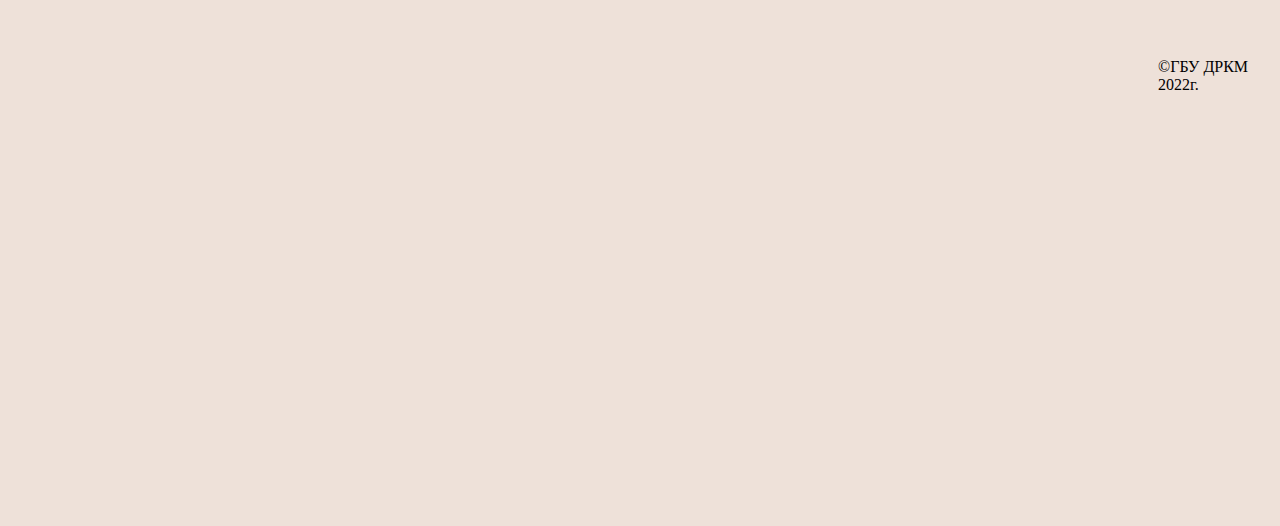
<file: statyi.html>
<!DOCTYPE html>
<html lang="ru">
<head>
  <meta charset="UTF-8">
  <meta name="viewport" content="width=device-width, initial-scale=1.0">
  <title>Статьи</title>
  <link rel="icon" type="image/x-ico" href="images/favicon.ico">
  <link rel="stylesheet" href="css/style.css">
  <link href="https://cdn.jsdelivr.net/npm/bootstrap@5.2.0-beta1/dist/css/bootstrap.min.css" rel="stylesheet" integrity="sha384-0evHe/X+R7YkIZDRvuzKMRqM+OrBnVFBL6DOitfPri4tjfHxaWutUpFmBp4vmVor" crossorigin="anonymous">
</head>
<body>

  <div class="navbarexpandtop"></div> <!-- Навбар -->
  <nav class="navbar navbar-expand-lg nav-justified">
  <div class="container-fluid">
    <a class="navbar-brand navbar-toggler" href="#">ДРКМ</a>
    <button class="navbar-toggler" type="button" data-bs-toggle="collapse" data-bs-target="#navbarNavAltMarkup" aria-controls="navbarNavAltMarkup" aria-expanded="false" aria-label="Переключатель навигации">
      <span class="navbar-toggler-icon"></span>
    </button>
    <div class="collapse navbar-collapse" id="navbarNavAltMarkup">
          <div class="container-fluid">
            <div class="row">
          <div class="col-12 col-xxl-1 col-xl-0"></div>
          <div class="col-9 col-xxl-9 col-xl-11">
      <div class="navbar-nav">
        <a class="nav-link links_nav" aria-current="page" href="index.html">ГЛАВНАЯ</a>
        <a class="nav-link links_nav" href="news.html">НОВОСТИ</a>
        <a class="nav-link active links_nav" href="statyi.html">СТАТЬИ</a>
        <a class="nav-link links_nav" href="about_museum.html">О МУЗЕЕ</a>
        <a class="nav-link links_nav" href="for_visitors.html">ПОСЕТИТЕЛЮ</a>
        <a class="nav-link links_nav" href="#">ВИРТУАЛЬНЫЙ МУЗЕЙ</a>
      </div>
      </div>
              <div class="col-12 col-xxl-2 col-xl-1 text-end">
        <div class="navbar-nav text-start dark_theme"><a class="nav-link disabled">ТЁМНАЯ ТЕМА</a></div>
    </div>
  </div>
</div>
</div>
</div>
</nav>
<div class="navbarexpandbottom"></div>
<div class="container-fluid">
  <div class="row align-items-center">
    <div class="col-xxl-5 col-4">
      <img src="images/line.png" class="img-fluid" alt="l" >
    </div>
    <div class="col-xxl-2 col-4 dpr">
      <img src="images/drkm.png" class="img-fluid drkm_logo" alt="dpr" >
    </div>
    <div class="col-xxl-5 col-4 text-end">
      <img src="images/line.png" class="img-fluid" alt="l" >
    </div>
  </div>
</div>

<div class="container-fluid text-center">
  <div class="row">
    <div class="col"><p class="our_news">Наши статьи</p></div>
  </div>
</div>

<div class="container-fluid">
  <div class="row">
    <div class="col-1"></div>
    
      <div class="row row-cols-1 row-cols-md-5 g-4">
  <div class="col">
    <div class="card h-100">
      <div class="card-body">
        <h5 class="card-title">Название статьи</h5>
        <p class="card-text">This is a wider card with supporting text below as a natural lead-in to additional content. This content is a little bit longer.</p>
      </div>
      <div class="card-footer">
        <a href="statyi_tab.html" class="btn btn-primary btn-more-news">Читать полностью</a><br>
        <small class="text-muted">Дата публикации и время</small>
      </div>
    </div>
  </div>
  <div class="col">
    <div class="card h-100">
      <div class="card-body">
        <h5 class="card-title">Название статьи может быть какое угодно, хуже не станет</h5>
        <p class="card-text">This card has supporting text below as a natural lead-in to additional content.</p>
      </div>
      <div class="card-footer">
        <a href="statyi_tab.html" class="btn btn-primary btn-more-news">Читать полностью</a><br>
        <small class="text-muted">Дата публикации и время</small>
      </div>
    </div>
  </div>
  <div class="col">
    <div class="card h-100">
      <div class="card-body">
        <h5 class="card-title">Название статьи</h5>
        <p class="card-text">This is a wider card with supporting text below as a natural lead-in to additional content. This card has even longer content than the first to show that equal height action.</p>
      </div>
      <div class="card-footer">
        <a href="statyi_tab.html" class="btn btn-primary btn-more-news">Читать полностью</a><br>
        <small class="text-muted">Дата публикации и время</small>
      </div>
    </div>
  </div>
  <div class="col">
    <div class="card h-100">
      <div class="card-body">
        <h5 class="card-title">Название статьи</h5>
        <p class="card-text">This card has supporting text below as a natural lead-in to additional content.</p>
      </div>
      <div class="card-footer">
        <a href="statyi_tab.html" class="btn btn-primary btn-more-news" btn-more-news>Читать полностью</a><br>
        <small class="text-muted">Дата публикации и время</small>
      </div>
    </div>
  </div>
  <div class="col">
    <div class="card h-100">
      <div class="card-body">
        <h5 class="card-title">Название статьи</h5>
        <p class="card-text">This card has supporting text below as a natural lead-in to additional content.</p>
      </div>
      <div class="card-footer">
        <a href="statyi_tab.html" class="btn btn-primary btn-more-news">Читать полностью</a><br>
        <small class="text-muted">Дата публикации и время</small>
      </div>
    </div>
  </div>
</div>

<div class="row row-cols-1 row-cols-md-5 g-4">
  <div class="col">
    <div class="card h-100">
      <div class="card-body">
        <h5 class="card-title">Название статьи</h5>
        <p class="card-text">This is a wider card with supporting text below as a natural lead-in to additional content. This content is a little bit longer.</p>
      </div>
      <div class="card-footer">
        <a href="statyi_tab.html" class="btn btn-primary btn-more-news">Читать полностью</a><br>
        <small class="text-muted">Дата публикации и время</small>
      </div>
    </div>
  </div>
  <div class="col">
    <div class="card h-100">
      <div class="card-body">
        <h5 class="card-title">Название статьи может быть какое угодно, хуже не станет</h5>
        <p class="card-text">This card has supporting text below as a natural lead-in to additional content.</p>
      </div>
      <div class="card-footer">
        <a href="statyi_tab.html" class="btn btn-primary btn-more-news">Читать полностью</a><br>
        <small class="text-muted">Дата публикации и время</small>
      </div>
    </div>
  </div>
  <div class="col">
    <div class="card h-100">
      <div class="card-body">
        <h5 class="card-title">Название статьи</h5>
        <p class="card-text">This is a wider card with supporting text below as a natural lead-in to additional content. This card has even longer content than the first to show that equal height action.</p>
      </div>
      <div class="card-footer">
        <a href="statyi_tab.html" class="btn btn-primary btn-more-news">Читать полностью</a><br>
        <small class="text-muted">Дата публикации и время</small>
      </div>
    </div>
  </div>
  <div class="col">
    <div class="card h-100">
      <div class="card-body">
        <h5 class="card-title">Название статьи</h5>
        <p class="card-text">This card has supporting text below as a natural lead-in to additional content.</p>
      </div>
      <div class="card-footer">
        <a href="statyi_tab.html" class="btn btn-primary btn-more-news" btn-more-news>Читать полностью</a><br>
        <small class="text-muted">Дата публикации и время</small>
      </div>
    </div>
  </div>
  <div class="col">
    <div class="card h-100">
      <div class="card-body">
        <h5 class="card-title">Название статьи</h5>
        <p class="card-text">This card has supporting text below as a natural lead-in to additional content.</p>
      </div>
      <div class="card-footer">
        <a href="statyi_tab.html" class="btn btn-primary btn-more-news">Читать полностью</a><br>
        <small class="text-muted">Дата публикации и время</small>
      </div>
    </div>
  </div>
</div>
</div>
</div>

<div class="tab"></div> <!-- Отступ -->

<nav aria-label="Навигация по новостям">
  <ul class="pagination justify-content-center pages_text">
    <li class="page-item"><a class="page-link page_news_number2" href="#">Предыдущая</a></li>
    <li class="page-item active"><a class="page-link page_news_number" href="#">1</a></li>
    <li class="page-item"><a class="page-link page_news_number2" href="#">2</a></li>
    <li class="page-item"><a class="page-link page_news_number2" href="#">3</a></li>
    <li class="page-item"><a class="page-link page_news_number2" href="#">Следующая</a></li>
  </ul>
</nav>

<div class="tab4"></div> <!-- Отступ -->

<div class="container-fluid fotter"> <!-- Подвал сайта -->
  <div class="tab_fotter"></div>
  <div class="row">
    <div class="col-1"></div>
    <div class="col-xxl-2 col-xl-2 col-12 fotter_social">
      <p>Наши соц. сети</p><a class="ico_href" href="https://vk.com/drkm_official" target="_blank"><img src="images/vk_ico.png" class="img-fluid" alt="vk"></a>
      <a class="ico_href" href="https://www.facebook.com/drkm.official/" target="_blank"><img src="images/face_ico.png" class="img-fluid" alt="facebook"></a>
      <a class="ico_href" href="https://www.youtube.com/user/DOKMmuseum/videos" target="_blank"><img src="images/you_ico.png" class="img-fluid" alt="youtube"></a>
    </div>
    <div class="col-xxl-5 col-xl-3 col-12 fotter_content">
      <a class="links_fotter" href="index.html">Главная</a><a class="fotter_link links_fotter" href="for_visitors.html">Посетителю</a><br><a class="links_fotter" href="news.html">Новости</a><a class="fotter_link links_fotter" href=#>Виртуальный музей</a><br><a class="links_fotter" href="statyi.html">Статьи</a><br><a class="links_fotter" href="about_museum.html">О музее</a>
    </div>
    <div class="col-xxl-3 text_contacts">
      <p>Связь с нами</p>
      <p>(071) 378-03-56&nbsp;&nbsp;&nbsp;&nbsp;&nbsp;&nbsp;&nbsp;&nbsp;&nbsp;&nbsp;&nbsp;&nbsp;&nbsp;drkm-official@yandex.ru</p>
      <p>ДНР, г. Донецк, ул. Челюскинцев, 189-а</p>
    </div>
    <div class="col-1"></div>
  </div>
  <div class="col-12 text-center">&#169ГБУ ДРКМ 2022г.</div>
</div>
<script src="https://cdn.jsdelivr.net/npm/bootstrap@5.2.0-beta1/dist/js/bootstrap.bundle.min.js" integrity="sha384-pprn3073KE6tl6bjs2QrFaJGz5/SUsLqktiwsUTF55Jfv3qYSDhgCecCxMW52nD2" crossorigin="anonymous"></script>
</body>
</html>
</file>
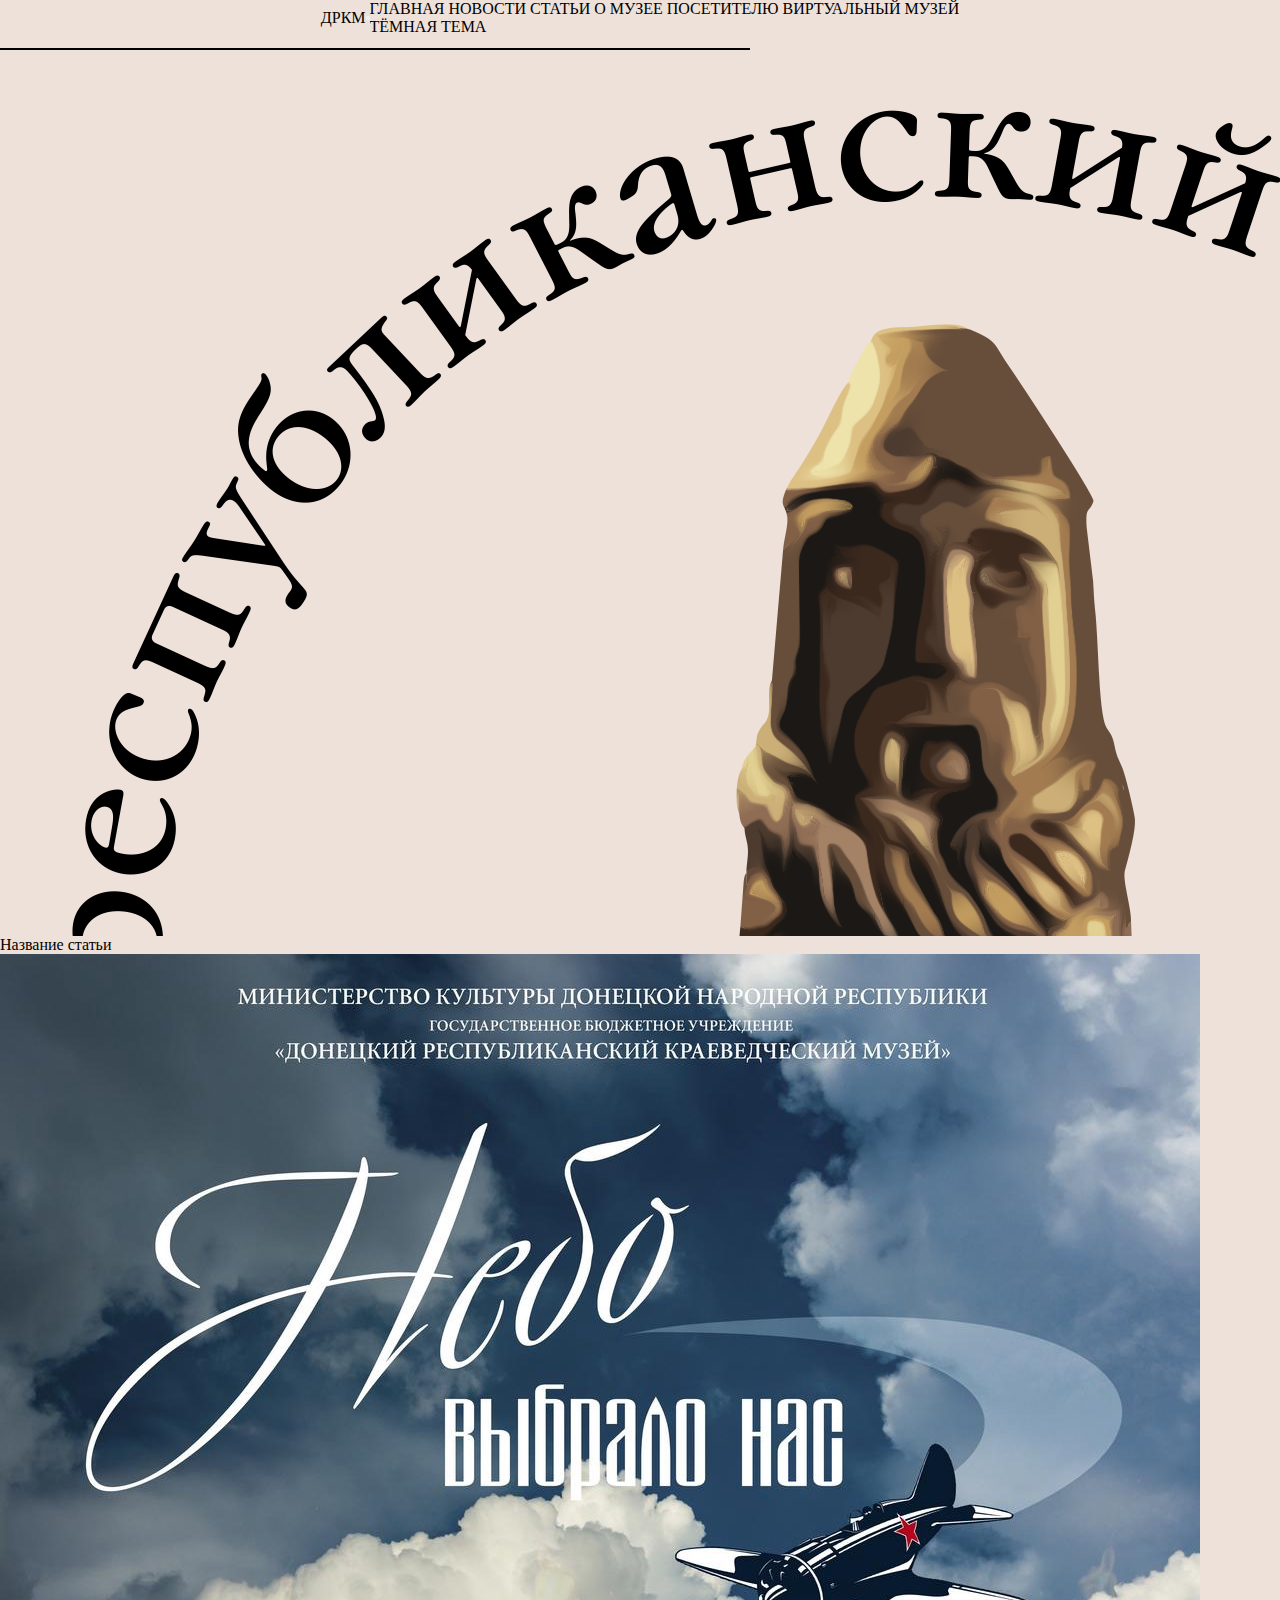
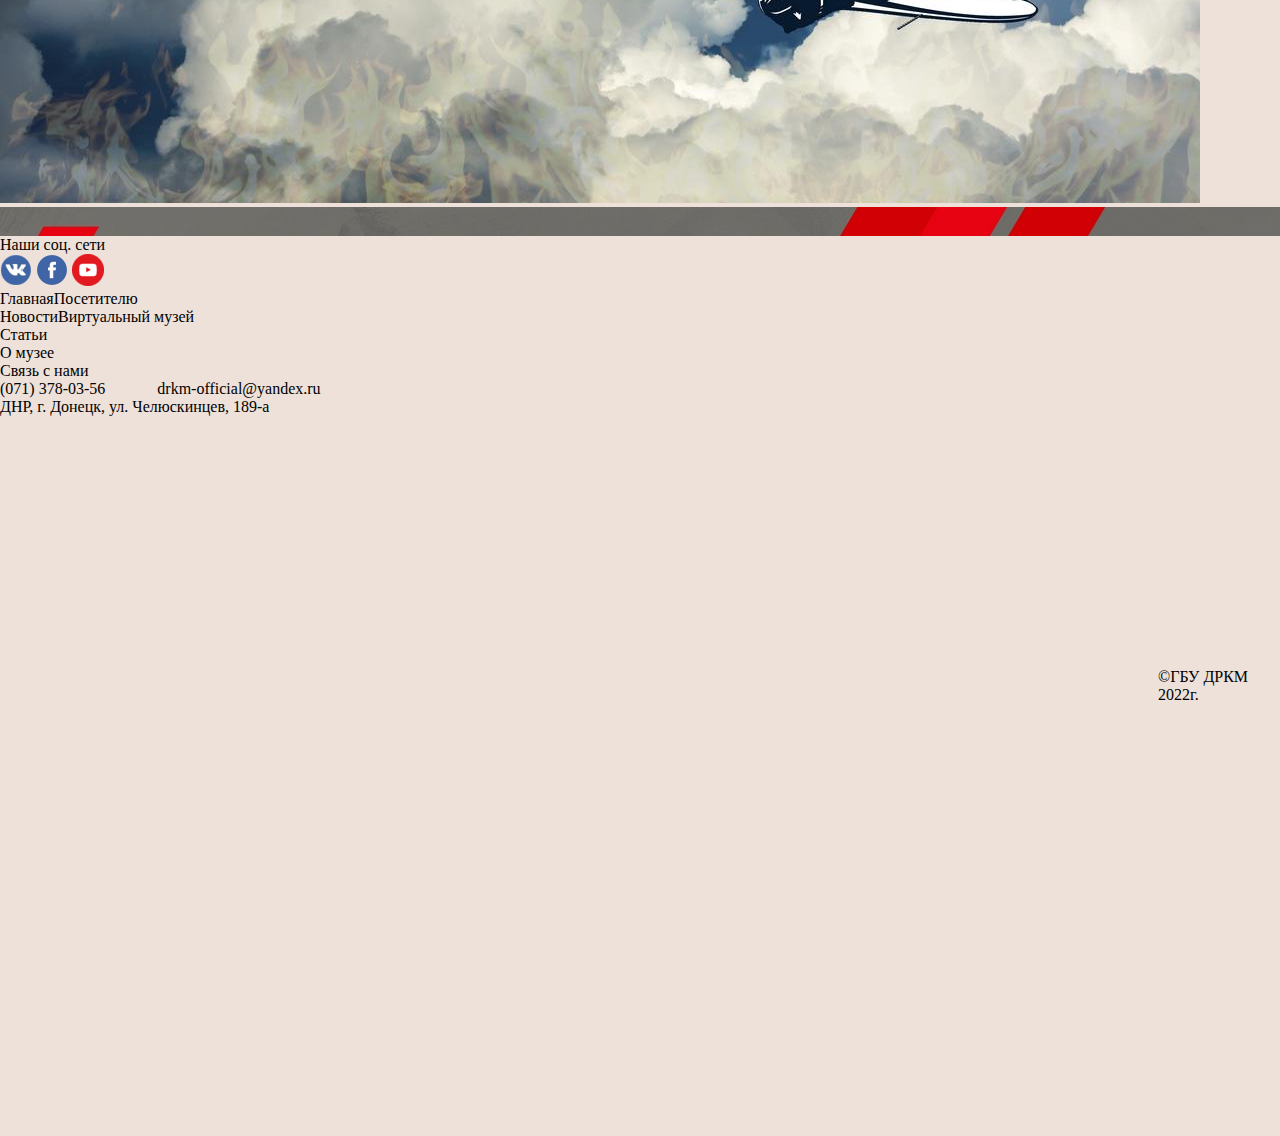
<file: statyi_tab.html>
<!DOCTYPE html>
<html lang="ru">
<head>
  <meta charset="UTF-8">
  <meta name="viewport" content="width=device-width, initial-scale=1.0">
  <title>ДРКМ</title>
  <link rel="icon" type="image/x-ico" href="images/favicon.ico">
  <link rel="stylesheet" href="css/style.css">
  <link href="https://cdn.jsdelivr.net/npm/bootstrap@5.2.0-beta1/dist/css/bootstrap.min.css" rel="stylesheet" integrity="sha384-0evHe/X+R7YkIZDRvuzKMRqM+OrBnVFBL6DOitfPri4tjfHxaWutUpFmBp4vmVor" crossorigin="anonymous">
</head>
<body>

  <div class="navbarexpandtop"></div> <!-- Навбар -->
  <nav class="navbar navbar-expand-lg nav-justified">
  <div class="container-fluid">
    <a class="navbar-brand navbar-toggler" href="#">ДРКМ</a>
    <button class="navbar-toggler" type="button" data-bs-toggle="collapse" data-bs-target="#navbarNavAltMarkup" aria-controls="navbarNavAltMarkup" aria-expanded="false" aria-label="Переключатель навигации">
      <span class="navbar-toggler-icon"></span>
    </button>
    <div class="collapse navbar-collapse" id="navbarNavAltMarkup">
          <div class="container-fluid">
            <div class="row">
          <div class="col-12 col-xxl-1 col-xl-0"></div>
          <div class="col-9 col-xxl-9 col-xl-11">
      <div class="navbar-nav">
        <a class="nav-link active links_nav" aria-current="page" href="index.html">ГЛАВНАЯ</a>
        <a class="nav-link links_nav" href="news.html">НОВОСТИ</a>
        <a class="nav-link links_nav" href="statyi.html">СТАТЬИ</a>
        <a class="nav-link links_nav" href="about_museum.html">О МУЗЕЕ</a>
        <a class="nav-link links_nav" href="for_visitors.html">ПОСЕТИТЕЛЮ</a>
        <a class="nav-link links_nav" href="#">ВИРТУАЛЬНЫЙ МУЗЕЙ</a>
      </div>
      </div>
              <div class="col-12 col-xxl-2 col-xl-1 text-end">
        <div class="navbar-nav text-start dark_theme"><a class="nav-link disabled">ТЁМНАЯ ТЕМА</a></div>
    </div>
  </div>
</div>
</div>
</div>
</nav>
<div class="navbarexpandbottom"></div>
<div class="container-fluid">
  <div class="row align-items-center">
    <div class="col-xxl-5 col-4">
      <img src="images/line.png" class="img-fluid" alt="l" >
    </div>
    <div class="col-xxl-2 col-4 dpr">
      <img src="images/drkm.png" class="img-fluid drkm_logo" alt="dpr" >
    </div>
    <div class="col-xxl-5 col-4 text-end">
      <img src="images/line.png" class="img-fluid" alt="l" >
    </div>
  </div>
</div>

<div class="container-fluid">
  <div class="row">
    <div class="col-xxl-1 col-0"></div>
    <div class="col-xxl-6"><p class="news_name">Название статьи</p>
      <div class="tab4"></div>
        <div id="carouselExampleControls" class="carousel slide" data-bs-ride="carousel">
  <div class="carousel-inner">
    <div class="carousel-item active carousel_size">
      <img src="images/news.jpg" class="d-block w-100 img_news" alt="1">
    </div>
    <div class="carousel-item carousel_size">
      <img src="images/news2.jpg" class="d-block w-100 img_news" alt="2">
    </div>
    <div class="carousel-item carousel_size">
      <img src="images/news3.jpg" class="d-block w-100 img_news" alt="3">
    </div>
  </div>
  <button class="carousel-control-prev" type="button" data-bs-target="#carouselExampleControls"  data-bs-slide="prev">
    <span class="carousel-control-prev-icon" aria-hidden="true"></span>
    <span class="visually-hidden">Предыдущий</span>
  </button>
  <button class="carousel-control-next" type="button" data-bs-target="#carouselExampleControls"  data-bs-slide="next">
    <span class="carousel-control-next-icon" aria-hidden="true"></span>
    <span class="visually-hidden">Следующий</span>
  </button>
</div>
    </div>
    <div class="col-xxl-5 col-0"></div>
    <div class="tab4"></div>
    <div class="col-xxl-1"></div>
    <div class="col-xxl-10 col-12">
      <p class="news_text2">Lorem ipsum dolor sit amet, consectetur adipiscing elit, sed do eiusmod tempor incididunt ut labore et dolore magna aliqua. Est ante in nibh mauris cursus mattis. Leo a diam sollicitudin tempor id. Tortor vitae purus faucibus ornare suspendisse. Amet tellus cras adipiscing enim eu turpis. Maecenas ultricies mi eget mauris. Montes nascetur ridiculus mus mauris vitae. Maecenas ultricies mi eget mauris pharetra et ultrices neque ornare. Tincidunt praesent semper feugiat nibh sed pulvinar proin gravida hendrerit. Amet consectetur adipiscing elit duis. Lacinia at quis risus sed vulputate odio ut enim. Velit scelerisque in dictum non. Velit egestas dui id ornare arcu odio ut. Enim sit amet venenatis urna cursus eget nunc scelerisque. Eu nisl nunc mi ipsum faucibus vitae. Et netus et malesuada fames ac turpis. Commodo sed egestas egestas fringilla phasellus faucibus scelerisque eleifend. Ac tortor dignissim convallis aenean et tortor at risus viverra. Vel risus commodo viverra maecenas accumsan lacus vel facilisis. Bibendum at varius vel pharetra vel turpis. Amet facilisis magna etiam tempor. Tortor condimentum lacinia quis vel eros donec ac odio. Amet nisl suscipit adipiscing bibendum est ultricies integer. Elementum integer enim neque volutpat ac. Integer quis auctor elit sed vulputate mi sit. Suspendisse faucibus interdum posuere lorem ipsum dolor sit amet.Lorem ipsum dolor sit amet, consectetur adipiscing elit, sed do eiusmod tempor incididunt ut labore et dolore magna aliqua. Est ante in nibh mauris cursus mattis. Leo a diam sollicitudin tempor id. Tortor vitae purus faucibus ornare suspendisse. Amet tellus cras adipiscing enim eu turpis. Maecenas ultricies mi eget mauris. Montes nascetur ridiculus mus mauris vitae. Maecenas ultricies mi eget mauris pharetra et ultrices neque ornare. Tincidunt praesent semper feugiat nibh sed pulvinar proin gravida hendrerit. Amet consectetur adipiscing elit duis. Lacinia at quis risus sed vulputate odio ut enim. Velit scelerisque in dictum non. Velit egestas dui id ornare arcu odio ut. Enim sit amet venenatis urna cursus eget nunc scelerisque. Eu nisl nunc mi ipsum faucibus vitae. Et netus et malesuada fames ac turpis. Commodo sed egestas egestas fringilla phasellus faucibus scelerisque eleifend. Ac tortor dignissim convallis aenean et tortor at risus viverra. Vel risus commodo viverra maecenas accumsan lacus vel facilisis. Bibendum at varius vel pharetra vel turpis. Amet facilisis magna etiam tempor. Tortor condimentum lacinia quis vel eros donec ac odio. Amet nisl suscipit adipiscing bibendum est ultricies integer. Elementum integer enim neque volutpat ac. Integer quis auctor elit sed vulputate mi sit. Suspendisse faucibus interdum posuere lorem ipsum dolor sit amet.</p>
    </div>
  </div>
</div>

<div class="container-fluid fotter"> <!-- Подвал сайта -->
  <div class="tab_fotter"></div>
  <div class="row">
    <div class="col-1"></div>
    <div class="col-xxl-2 col-xl-2 col-12 fotter_social">
      <p>Наши соц. сети</p><a class="ico_href" href="https://vk.com/drkm_official" target="_blank"><img src="images/vk_ico.png" class="img-fluid" alt="vk"></a>
      <a class="ico_href" href="https://www.facebook.com/drkm.official/" target="_blank"><img src="images/face_ico.png" class="img-fluid" alt="facebook"></a>
      <a class="ico_href" href="https://www.youtube.com/user/DOKMmuseum/videos" target="_blank"><img src="images/you_ico.png" class="img-fluid" alt="youtube"></a>
    </div>
    <div class="col-xxl-5 col-xl-3 col-12 fotter_content">
      <a class="links_fotter" href="index.html">Главная</a><a class="fotter_link links_fotter" href="for_visitors.html">Посетителю</a><br><a class="links_fotter" href="news.html">Новости</a><a class="fotter_link links_fotter" href=#>Виртуальный музей</a><br><a class="links_fotter" href="statyi.html">Статьи</a><br><a class="links_fotter" href="about_museum.html">О музее</a>
    </div>
    <div class="col-xxl-3 text_contacts">
      <p>Связь с нами</p>
      <p>(071) 378-03-56&nbsp;&nbsp;&nbsp;&nbsp;&nbsp;&nbsp;&nbsp;&nbsp;&nbsp;&nbsp;&nbsp;&nbsp;&nbsp;drkm-official@yandex.ru</p>
      <p>ДНР, г. Донецк, ул. Челюскинцев, 189-а</p>
    </div>
    <div class="col-1"></div>
  </div>
  <div class="col-12 text-center">&#169ГБУ ДРКМ 2022г.</div>
</div>
<script src="https://cdn.jsdelivr.net/npm/bootstrap@5.2.0-beta1/dist/js/bootstrap.bundle.min.js" integrity="sha384-pprn3073KE6tl6bjs2QrFaJGz5/SUsLqktiwsUTF55Jfv3qYSDhgCecCxMW52nD2" crossorigin="anonymous"></script>
</body>
</html>
</file>
<file: css/style.css>
* {
    padding: 0;
    margin: 0;
}
root {

}
html {
    height: 100%;
}
body {
    background-color: #EEE1D9 !important;
    height: 100% !important;
}
a {
    display: contents;
    text-decoration: none;
    color: unset;
}
.container-fluid {
    user-select: none;
    position: relative;
    display: flex;
    justify-content: center;
    align-items: center;
    overflow-x: clip !important;
    height: 100% !important;
}
.row {
    height: 100% !important;
    width: 100%;
    overflow-y: clip !important;
    flex-wrap: wrap !important;
    align-content: space-between !important;
    justify-content: center;
    align-items: center;
}
.div-height {
    min-height: 15% !important;
}
.blobs {
    position: relative;
}
.blob_1 {
    position: relative;
    padding-right: 2rem;
    transform: scale(12,12);
    max-height: 100px;
    z-index: 0;
}
.blob1_1 {
    position: relative;
    padding-left: -1.5rem;
    padding-bottom: 2rem;
    transform: scale(26,18);
    max-height: 100px;
    z-index: 0;
}
.blob2_1 {
    position: relative;
    transform: scale(18,18);
    padding-top: 5rem;
    padding-left: 2rem;
    z-index: 0;
}
.blob3_1 {
    position: relative;
    transform: scale(14,24);
    padding-top: 2rem;
    padding-left: 2.5rem;
    z-index: 0;
}
.flowers_svg {
    position: relative;
    z-index: 1;
    height: 70%;
    display: flex;
    align-items: self-end;
    justify-content: flex-start;
}
.flowers_svg1 {
    position: relative;
    z-index: 1;
    height: 70%;
    display: flex;
    align-items: self-start;
    justify-content: flex-end;
}
.flowers {
    position: absolute;
    width: calc(100% + 6.7rem);
    z-index: 1;
    bottom: -29%;
    left: -13.5%;
}
.flowers1 {
    position: absolute;
    width: calc(100% + 6.7rem);
    z-index: 1;
    top: -29%;
    right: -13.5%;
}
.logoBlock {
    position: relative;
    display: flex;
    justify-content: center;
    align-items: center;
    z-index: 1;
    height: 70%;
}
.logo {
    height: 145rem;
}
.ico-block {
    display: flex;
    justify-content: space-around !important;
}
.ico {
    display: flex;
    position: relative;
    max-height: 5rem;
    z-index: 1;
    justify-content: center;
}
.ico:hover {
    filter: brightness(70%);
}
.ico-svg {
    min-height: 4rem;
}
@media only screen and (min-width: 320px) {
    .logo {
        position: absolute !important;
        height: 20rem !important;
    }
    .flowers {
        width: calc(100% + 12.7rem) !important;
        bottom: -25% !important;
        left: -34.5% !important;
    }
    .flowers1 {
        width: calc(100% + 12.7rem) !important;
        top: -25% !important;
        right: -34.5% !important;
    }
    .blob_1 {
        padding: 0 !important;
        margin: 0 !important;
        padding-top: 0rem !important;
        padding-right: 0.7rem !important;
        transform: scale(24,24) !important;
    }
    .blob1_1 {
        transform: scale(3,3) !important;
        padding: 0 !important;
        margin: 0 !important;
        padding-left: 0.07rem !important;
        padding-bottom: 0.6rem !important;
    }
    .blob2_1 {
        transform: scale(54,54) !important;
        padding: 0 !important;
        margin: 0 !important;
        padding-top: 0.2rem !important;
    }
    .blob3_1 {
        transform: scale(32,84) !important;
        padding: 0 !important;
        margin: 0 !important;
        padding-left: 0.04rem !important;
        padding-bottom: 0.15rem !important;
    }
}
@media only screen and (min-width: 576px) {
    .logo {
        position: absolute !important;
        height: 30rem !important;
    }
    .flowers {
        width: calc(100% + 12.7rem) !important;
        bottom: -25% !important;
        left: -24.5% !important;
    }
    .flowers1 {
        width: calc(100% + 12.7rem) !important;
        top: -25% !important;
        right: -24.5% !important;
    }
}
@media only screen and (min-width: 768px) {
    .logo {
        position: absolute !important;
        height: 30rem !important;
    }
    .flowers {
        width: calc(100% + 12.7rem) !important;
        bottom: -25% !important;
        left: -23.5% !important;
    }
    .flowers1 {
        width: calc(100% + 12.7rem) !important;
        top: -25% !important;
        right: -23.5% !important;
    }
    .blob_1 {
        padding-right: 2rem !important;
        transform: scale(12,12) !important;

    }
    .blob1_1 {
        padding-left: 2.5rem !important;
        padding-bottom: 2rem !important;
        transform: scale(26,18) !important;

    }
    .blob2_1 {
        transform: scale(18,18) !important;
        padding-top: 1rem !important;
        padding-left: 0 !important;

    }
    .blob3_1 {
        transform: scale(14,24) !important;
        padding-top: 1rem !important;
        padding-left: 0 !important;

    }
    .ico {
        max-height: 5rem !important;
    }
    .ico-block1 {
        min-height: 6rem !important;
    }
}
@media only screen and (min-width: 1000px) {
    .blob_1 {
        padding-right: 2rem !important;
        transform: scale(12,12) !important;

    }
    .blob1_1 {
        padding-left: -1.5rem !important;
        padding-bottom: 2rem !important;
        transform: scale(26,18) !important;

    }
    .blob2_1 {
        transform: scale(18,18) !important;
        padding-top: 5rem !important;
        padding-left: 2rem !important;

    }
    .blob3_1 {
        transform: scale(14,24) !important;
        padding-top: 2rem !important;
        padding-left: 2.5rem !important;

    }
    .ico {
        max-height: 5rem !important;
    }
    .ico-block1 {
        min-height: 10rem !important;
    }
}
@media only screen and (min-width: 1400px) {
    .blob_1 {
        padding-right: 2rem !important;
        transform: scale(12,12) !important;

    }
    .blob1_1 {
        padding-left: -0.5rem !important;
        padding-bottom: 1rem !important;
        transform: scale(26,18) !important;

    }
    .blob2_1 {
        transform: scale(18,18) !important;
        padding-top: 3rem !important;
        padding-right: 1rem !important;

    }
    .blob3_1 {
        transform: scale(14,24) !important;
        padding-top: 2rem !important;
        padding-left: 1.5rem !important;

    }
}
@media only screen and (min-width: 1900px) {
    .blob_1 {
        padding-right: 2rem !important;
        transform: scale(12,12) !important;

    }
    .blob1_1 {
        padding-left: 2.5rem !important;
        padding-bottom: 2rem !important;
        transform: scale(26,18) !important;

    }
    .blob2_1 {
        transform: scale(18,18) !important;
        padding-top: 3rem !important;
        padding-right: 1rem !important;

    }
    .blob3_1 {
        transform: scale(14,24) !important;
        padding-top: 2rem !important;
        padding-left: 2.5rem !important;

    }
}
@media only screen and (min-width: 2500px) {
    .blob_1 {
        padding-right: 2rem !important;
        transform: scale(12,12) !important;

    }
    .blob1_1 {
        padding-left: 0.5rem !important;
        padding-bottom: 2rem !important;
        transform: scale(26,18) !important;

    }
    .blob2_1 {
        transform: scale(18,18) !important;
        padding-top: 3rem !important;
        padding-right: 3rem !important;

    }
    .blob3_1 {
        transform: scale(14,24) !important;
        padding-top: 2rem !important;
        padding-left: 4.5rem !important;

    }
}
</file>
